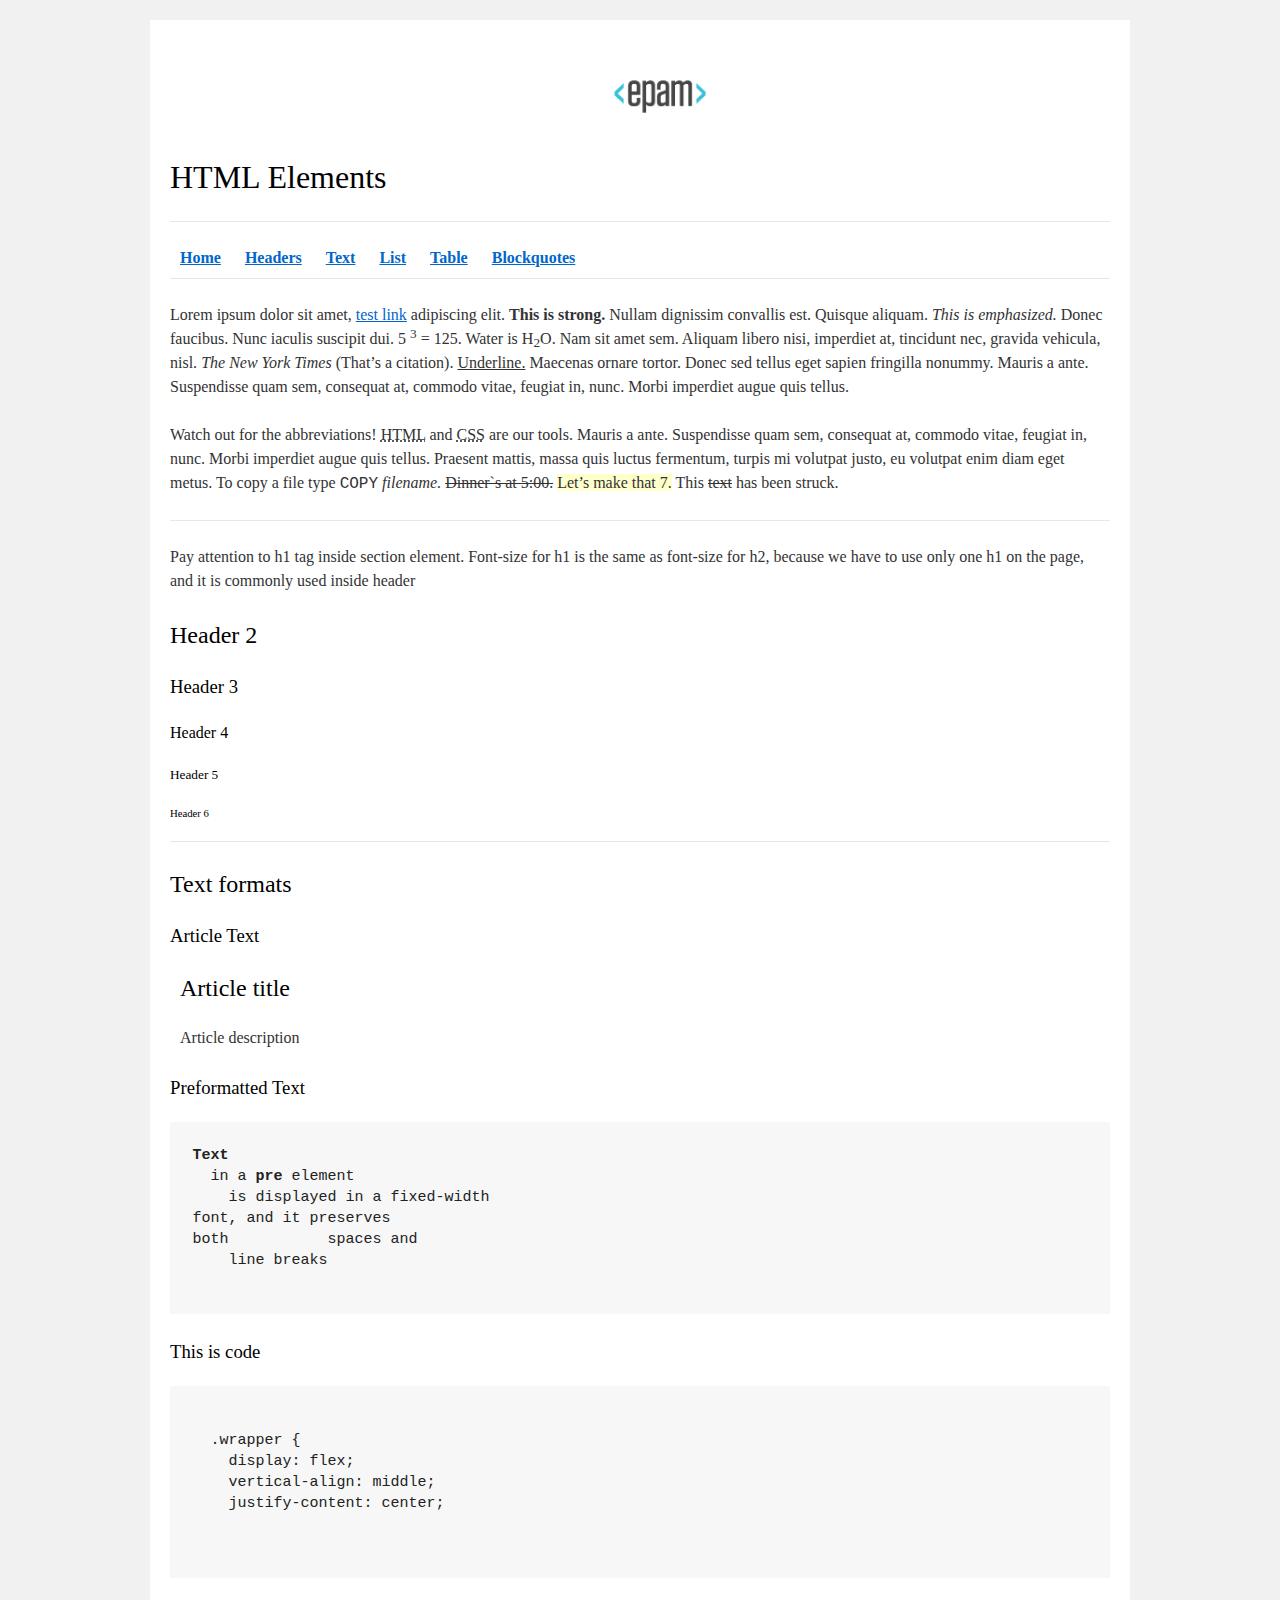
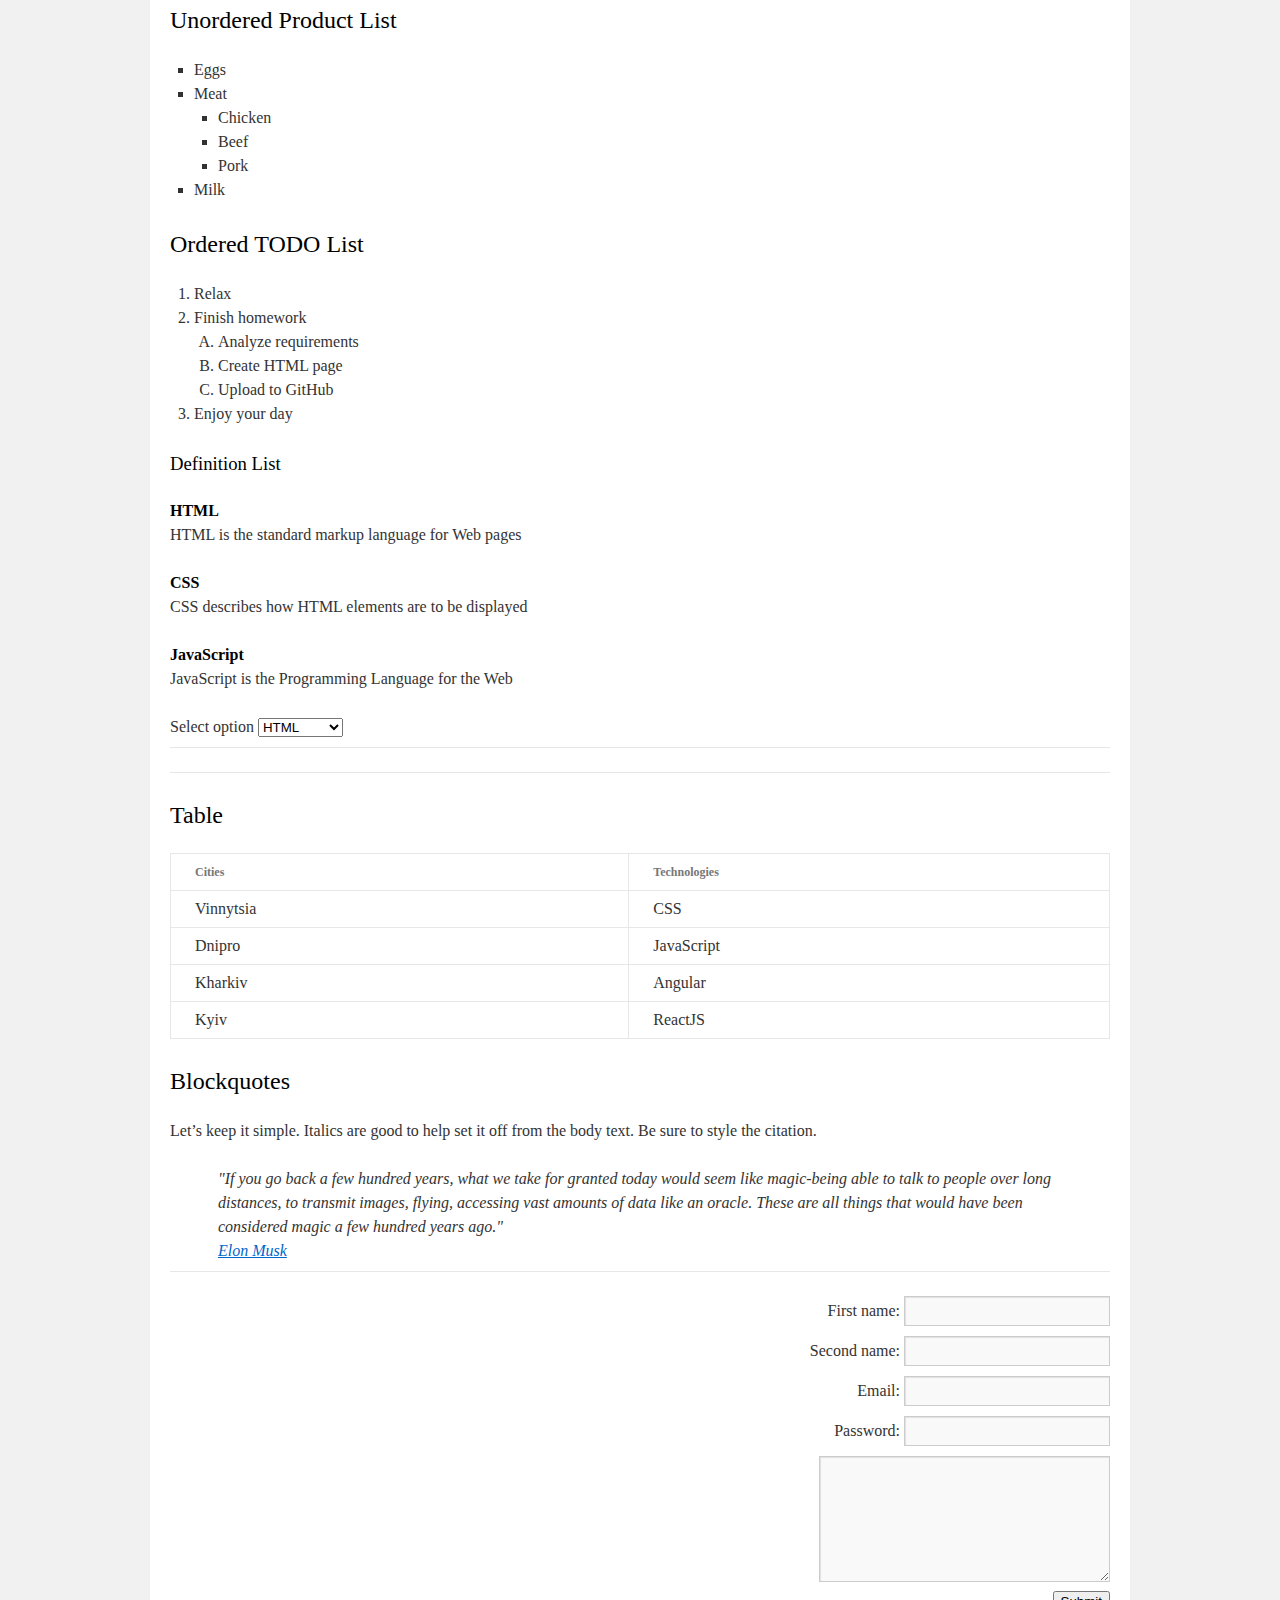
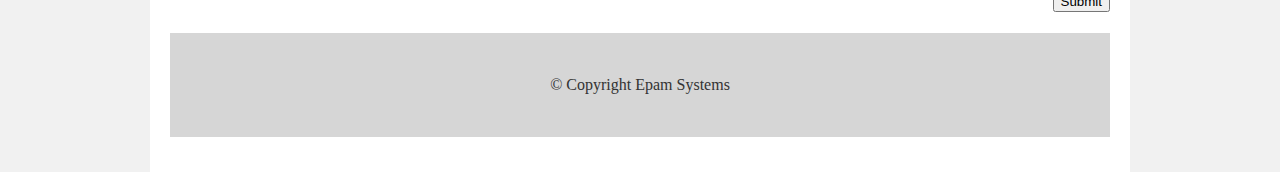
<file: FL11_HW1/homework/index.html>
<!DOCTYPE html>
<html lang="en">

<head>
    <meta charset="utf-8">
    <title>HTML Basics</title>
    <link rel="stylesheet" href="style.css">
</head>

<body>
<div id="wrapper">
    <div id="main">
        <div id="container">
            <div id="content" role="main">

                <header>
                    <img src="./logo.png" alt="epam-logo"/>
                    <h1>HTML Elements</h1>
                    <hr>
                    <nav>
                        <a href="#home"><strong>Home</strong></a>
                        <a href="#headers"><strong>Headers</strong></a>
                        <a href="#text"><strong>Text</strong></a>
                        <a href="#list"><strong>List</strong></a>
                        <a href="#table"><strong>Table</strong></a>
                        <a href="#blockquotes"><strong>Blockquotes</strong></a>
                    </nav>
                    <hr>
                </header>
                <div id="home">
                    <p>
                        Lorem ipsum dolor sit amet,
                        <a href="#">test link</a>
                        adipiscing elit.
                        <strong>This is strong.</strong>
                        Nullam dignissim convallis est. Quisque aliquam.
                        <em>This is emphasized.</em>
                        Donec faucibus. Nunc iaculis suscipit dui. 5 <sup>3</sup> = 125.
                        Water is H<sub>2</sub>O.
                        Nam sit amet sem. Aliquam libero nisi, imperdiet at, tincidunt nec, gravida vehicula, nisl.
                        <cite>The New York Times</cite>
                        (That&#8217;s a citation).
                        <u>Underline.</u>
                        Maecenas ornare tortor. Donec sed tellus eget sapien fringilla nonummy. Mauris a ante.
                        Suspendisse quam sem, consequat at, commodo vitae, feugiat in, nunc. Morbi imperdiet augue quis
                        tellus.
                    </p>
                    <p>
                        Watch out for the abbreviations!
                        <abbr title="Hyper Text Markup Language">HTML</abbr>
                        and
                        <abbr title="Cascading Style Sheets">CSS</abbr>
                        are our tools. Mauris a ante. Suspendisse quam sem, consequat at, commodo vitae, feugiat in,
                        nunc. Morbi imperdiet augue quis tellus. Praesent mattis, massa quis luctus fermentum, turpis mi
                        volutpat justo, eu volutpat enim diam eget metus. To copy a file type
                        <samp>COPY</samp>
                        <em>filename.</em>
                        <del>Dinner`s at 5:00.</del>
                        <ins>Let&#8217;s make that 7.</ins>
                        This
                        <del>text</del>
                        has been struck.
                    </p>
                    <hr>
                </div>
                <section id="headers">
                    <p>
                        Pay attention to h1 tag inside section element. Font-size for h1 is the same as font-size for
                        h2,
                        because we have to use only one h1 on the page, and it is commonly used inside header
                    </p>
                    <h2>Header 2</h2>
                    <h3>Header 3</h3>
                    <h4>Header 4</h4>
                    <h5>Header 5</h5>
                    <h6>Header 6</h6>
                    <hr>
                </section>
                <section id="text">
                    <h2>Text formats</h2>
                    <h3>Article Text</h3>
                    <article>
                        <h2>Article title</h2>
                        <p>Article description</p>
                    </article>
                    <h3>Preformatted Text</h3>
                    <pre><b>Text</b>
  in a <b>pre</b> element
    is displayed in a fixed-width
font, and it preserves
both           spaces and
    line breaks
            </pre>
                    <h3>This is code</h3>
                    <pre>

  .wrapper {
    display: flex;
    vertical-align: middle;
    justify-content: center;

            </pre>
                </section>
                <section id="list">
                    <h2>Unordered Product List</h2>
                    <ul>
                        <li>Eggs</li>
                        <li>Meat
                            <ul>
                                <li>Chicken</li>
                                <li>Beef</li>
                                <li>Pork</li>
                            </ul>
                        </li>
                        <li>Milk</li>
                    </ul>
                    <h2>Ordered TODO List</h2>
                    <ol>
                        <li>Relax</li>
                        <li>Finish homework
                            <ol>
                                <li>Analyze requirements</li>
                                <li>Create HTML page</li>
                                <li>Upload to GitHub</li>
                            </ol>
                        </li>
                        <li>Enjoy your day</li>
                    </ol>
                    <h3>Definition List</h3>
                    <dl>
                        <dt>HTML</dt>
                        <dd>HTML is the standard markup language for Web pages</dd>
                        <dt>CSS</dt>
                        <dd>CSS describes how HTML elements are to be displayed</dd>
                        <dt>JavaScript</dt>
                        <dd>JavaScript is the Programming Language for the Web</dd>
                    </dl>
                    <label>
                        Select option
                        <select name="select">
                            <option value="HTML">HTML</option>
                            <option value="CSS">CSS</option>
                            <option value="JavaScript">JavaScript</option>
                        </select>
                    </label>
                    <hr>
                </section>
                <section id="table">
                    <hr>
                    <h2>Table</h2>
                    <table>
                        <thead>
                        <tr>
                            <th>Cities</th>
                            <th>Technologies</th>
                        </tr>
                        </thead>
                        <tbody>
                        <tr>
                            <td>Vinnytsia</td>
                            <td>CSS</td>
                        </tr>
                        <tr>
                            <td>Dnipro</td>
                            <td>JavaScript</td>
                        </tr>
                        <tr>
                            <td>Kharkiv</td>
                            <td>Angular</td>
                        </tr>
                        <tr>
                            <td>Kyiv</td>
                            <td>ReactJS</td>
                        </tr>
                        </tbody>
                    </table>
                </section>
                <section id="blockquotes">
                    <h2>Blockquotes</h2>
                    <p>Let&#8217;s keep it simple. Italics are good to help set it off from the body text. Be sure to
                        style the citation.</p>
                    <blockquote>
                        "If you go back a few hundred years, what we take for granted today would seem like magic-being
                        able
                        to talk to people over long distances, to transmit images, flying, accessing vast amounts of
                        data
                        like an oracle. These are all things that would have been considered magic a few hundred years
                        ago."
                        <br>
                        <a href="#" rel="author">Elon Musk</a>
                    </blockquote>
                    <hr>
                </section>
                <div>
                    <form>
                        <div>
                            <label>
                                First name:
                                <input type="text" name="username"/>
                            </label>
                        </div>
                        <div>
                            <label>
                                Second name:
                                <input type="text" name="username"/>
                            </label>
                        </div>
                        <div>
                            <label>
                                Email:
                                <input type="email" name="username"/>
                            </label>
                        </div>
                        <div>
                            <label>
                                Password:
                                <input type="password" name="username"/>
                            </label>
                        </div>
                        <div>
                            <label>
                                <textarea cols="30" rows="5"></textarea>
                            </label>
                        </div>
                        <button type="submit">Submit</button>
                    </form>
                </div>

                <footer>
                    &#169; Copyright Epam Systems
                </footer>
            </div>
        </div>
    </div>
</div>
</body>

</html>
</file>
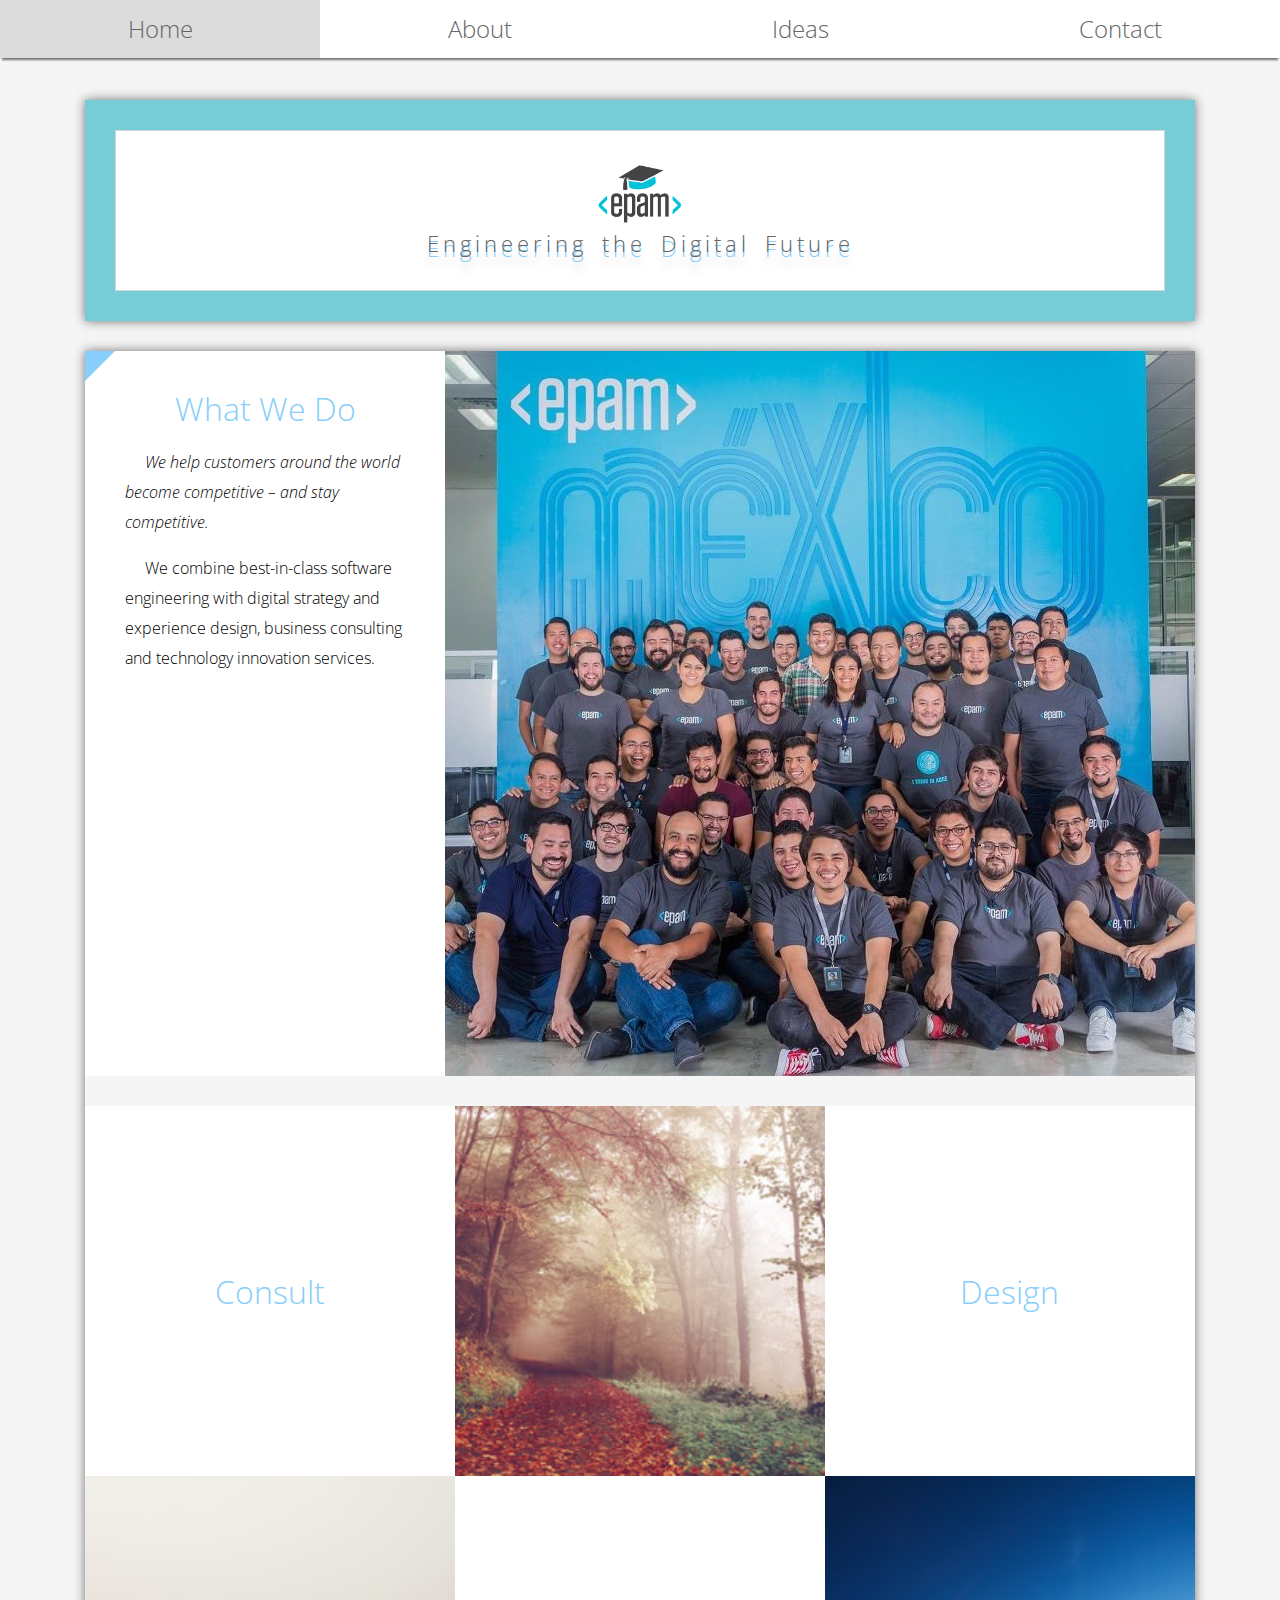
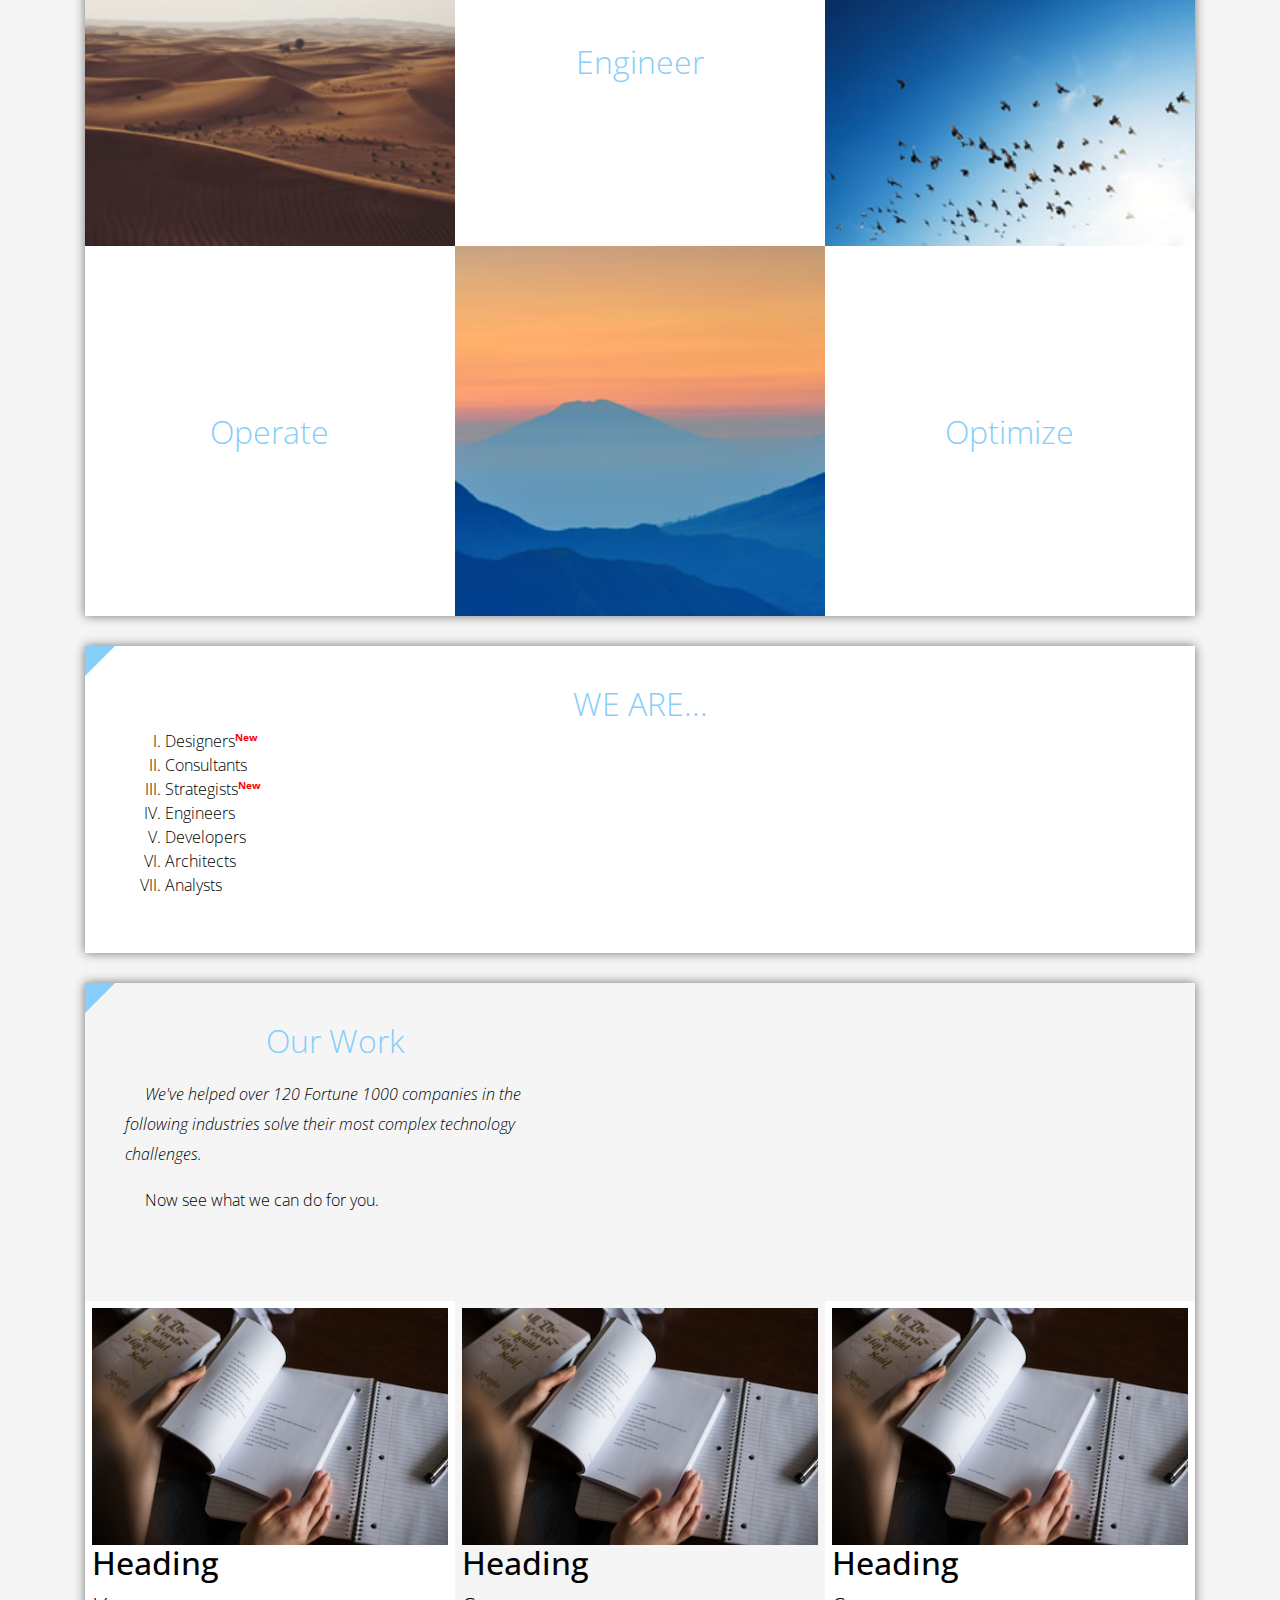
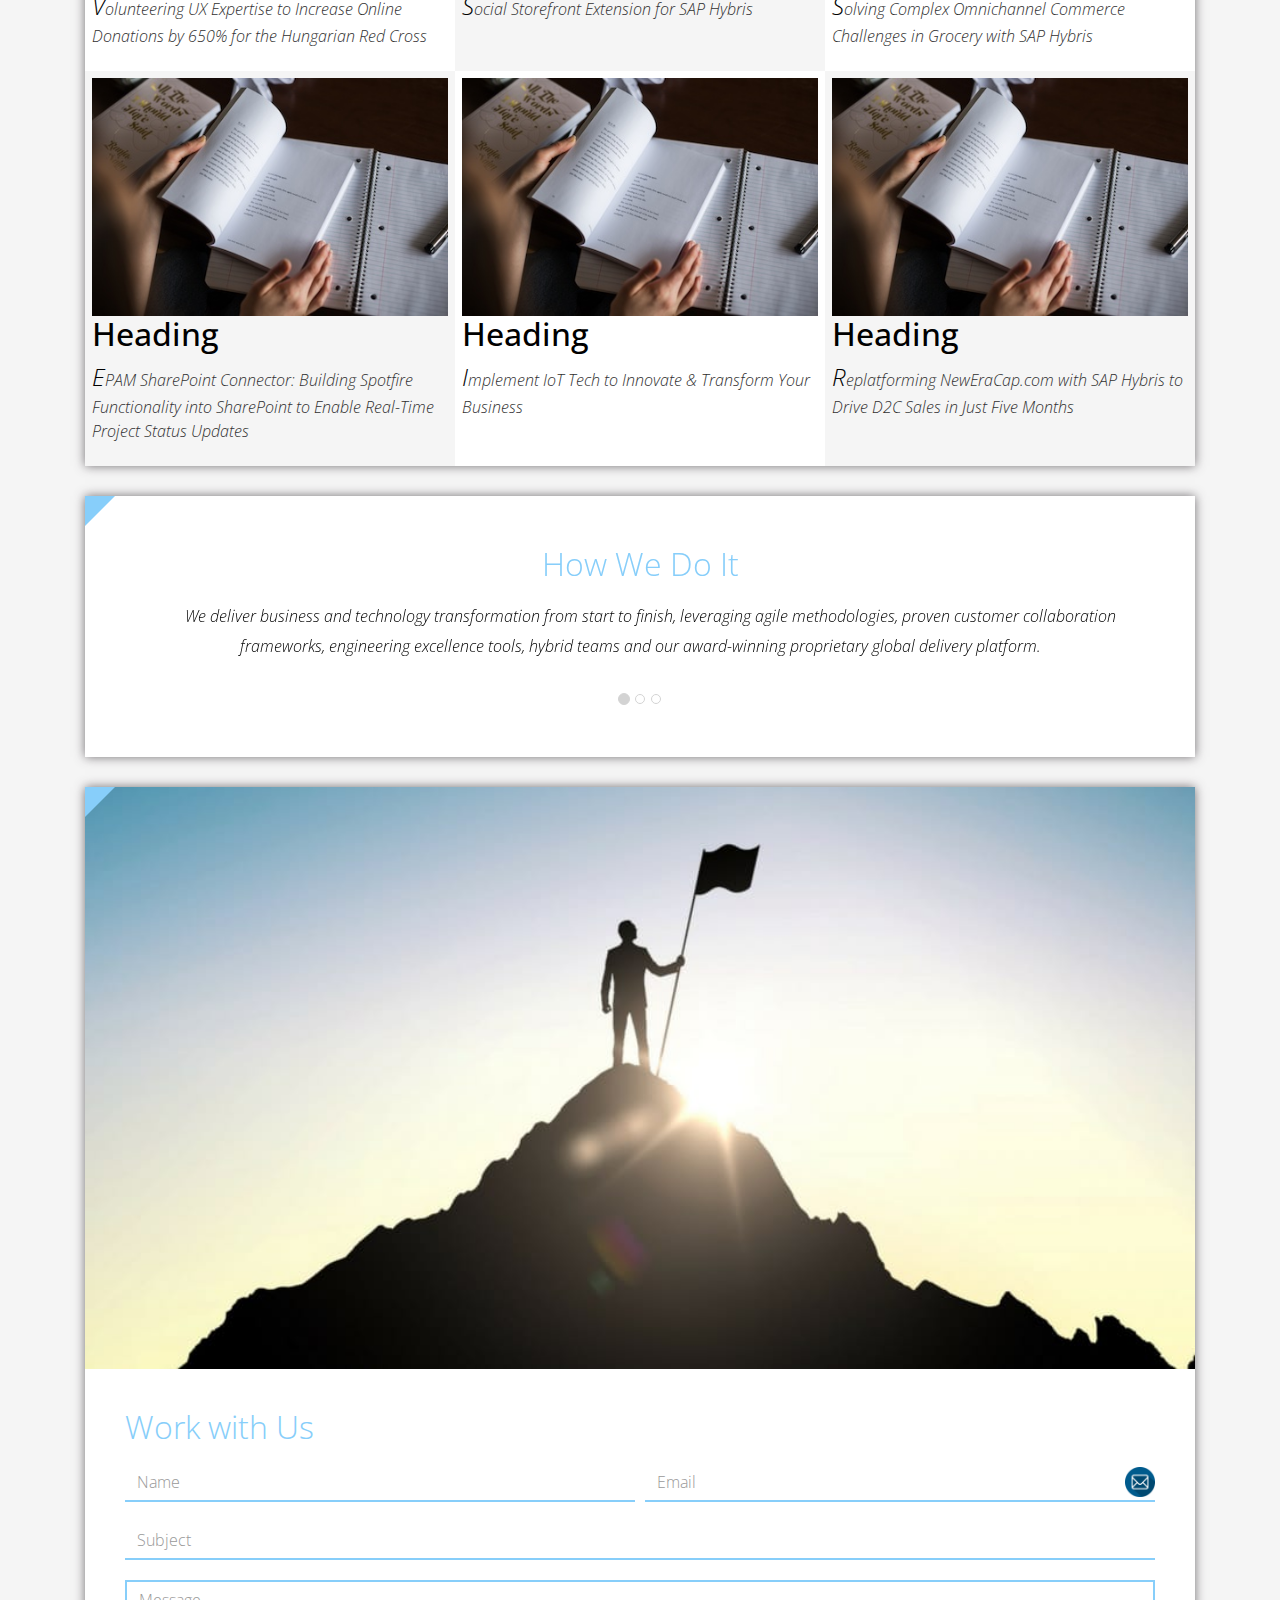
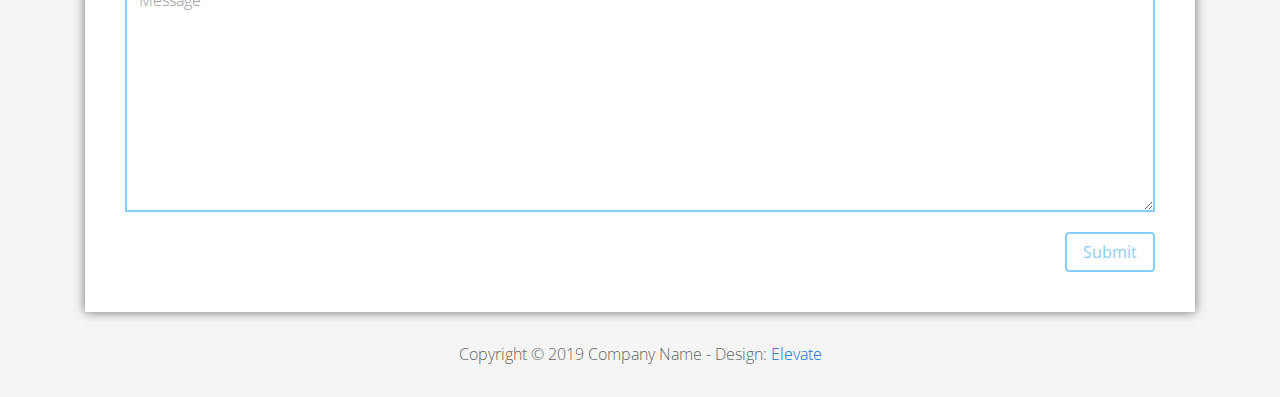
<file: FL11_HW2/homework/index.html>
<!DOCTYPE html>
<html lang="en">
<head>
  <meta charset="utf-8">
  <meta http-equiv="X-UA-Compatible" content="IE=edge">
  <meta name="viewport" content="width=device-width, initial-scale=1">

  <title>CSS Basics HW</title>



  <!-- load stylesheets -->
  <link rel="stylesheet" href="http://fonts.googleapis.com/css?family=Open+Sans:300,400">
  <!-- Google web font "Open Sans" -->
  <link rel="stylesheet" href="css/bootstrap.min.css">
  <!-- Bootstrap style -->
  <link rel="stylesheet" href="css/general.css">
  <link rel="stylesheet" href="css/style.css">
  <!-- Templatemo style -->
</head>

<body>
<div class="container">

  <div class="tm-sidebar">
    <nav class="tm-main-nav">
      <ul>
        <li class="tm-nav-item"><a href="#home" class="tm-nav-item-link">Home</a></li>
        <li class="tm-nav-item"><a href="#about" class="tm-nav-item-link">About</a></li>
        <li class="tm-nav-item"><a href="#ideas" class="tm-nav-item-link">Ideas</a></li>
        <li class="tm-nav-item"><a href="#contact" class="tm-nav-item-link">Contact</a></li>
      </ul>
    </nav>
  </div>

  <div class="tm-main-content">

    <div id="home" class="tm-content-box tm-content-header margin-b-10">
      <div class="tm-banner">
        <div class="tm-banner-inner">
          <img src="img/epam_logo.png" width="100" alt="">
          <p class="tm-banner-text">Engineering the Digital Future</p>
        </div>
      </div>
    </div>

    <section>
      <div class="tm-content-box flex-2-col">

        <div class="padding-medium flex-item tm-team-description-container flex-item">
          <h2 class="tm-section-title">What We Do</h2>
          <p class="tm-section-description">We help customers around the world become competitive – and stay competitive.</p>
          <p class="tm-section-description"> We combine best-in-class software engineering with digital strategy and experience design, business consulting and technology innovation services.</p>
        </div>
        <div class="flex-item tm-team-img">
          <img src="img/epam-mexico.jpg" alt="epam-mexico">
        </div>

      </div>

      <div id="about" class="tm-content-box">

        <ul class="boxes gallery-container">
          <li class="box box-bg">
            <h2 class="tm-section-title tm-section-title-box tm-box-bg-title">Consult</h2>
          </li>
          <li class="box">
            <a href="img/idea-large-01.jpg">
              <img src="img/idea-01.jpg" alt="Image" class="img-fluid thumbnail box-img">
            </a>
          </li>
          <li class="box box-bg">
            <h2 class="tm-section-title tm-section-title-box tm-box-bg-title">Design</h2>
          </li>
          <li class="box">
            <a href="img/idea-large-02.jpg">
              <img src="img/idea-02.jpg" alt="Image" class="img-fluid thumbnail box-img">
            </a>
          </li>
          <li class="box box-bg">
            <h2 class="tm-section-title tm-section-title-box tm-box-bg-title">Engineer</h2>
          </li>
          <li class="box">
            <a href="img/idea-large-03.jpg">
              <img src="img/idea-03.jpg" alt="Image" class="img-fluid thumbnail box-img">
            </a>
          </li>
          <li class="box box-bg">
            <h2 class="tm-section-title tm-section-title-box tm-box-bg-title">Operate</h2>
          </li>
          <li class="box">
            <a href="img/idea-large-04.jpg">
              <img src="img/idea-04.jpg" alt="Image" class="img-fluid thumbnail box-img">
            </a>
          </li>
          <li class="box box-bg">
            <h2 class="tm-section-title tm-section-title-box tm-box-bg-title">Optimize</h2>
          </li>
        </ul>

      </div>

    </section>

    <!-- slider -->
    <section class="heading tm-content-box">
      <div class="padding-medium">
        <h2> WE ARE...</h2>
        <ol>
          <li><a href="index.html" class="text">Designers</a></li>
          <li><a href="index.html">Consultants</a></li>
          <li><a href="#" class="text">Strategists</a></li>
          <li><a href="#">Engineers</a></li>
          <li><a href="#">Developers</a></li>
          <li><a href="#">Architects</a></li>
          <li><a href="#">Analysts</a></li>
        </ol>
      </div>
    </section>

    <section class="blocks">
      <div class="padding-medium flex-item tm-team-description-container">
        <h2 class="tm-section-title">Our Work</h2>
        <p class="tm-section-description">We've helped over 120 Fortune 1000 companies in the following industries solve their most complex technology challenges. </p>
        <p class="tm-section-description"> Now see what we can do for you.</p>
      </div>
      <div class="tm-content-box flex-2-col">
      </div>
      <div  class="tm-content-box">
        <ul class="boxes gallery-container">
          <li class="box box-work">
            <img src="img/study.jpeg" alt="Image" class="img-fluid">
            <div>
              <h2>Heading</h2>
              <p>Volunteering UX Expertise to Increase Online Donations by 650% for the Hungarian Red Cross</p>
            </div>
          </li>
          <li class="box box-work">
            <img src="img/study.jpeg" alt="Image" class="img-fluid">
            <div>
              <h2>Heading</h2>
              <p>Social Storefront Extension for SAP Hybris</p>
            </div>
          </li>
          <li class="box box-work">
            <img src="img/study.jpeg" alt="Image" class="img-fluid">
            <div>
              <h2>Heading</h2>
              <p>Solving Complex Omnichannel Commerce Challenges in Grocery with SAP Hybris</p>
            </div>
          </li>
          <li class="box box-work">
            <img src="img/study.jpeg" alt="Image" class="img-fluid">
            <div>
              <h2>Heading</h2>
              <p>EPAM SharePoint Connector: Building Spotfire Functionality into SharePoint to Enable Real-Time Project Status Updates</p>
            </div>
          </li>
          <li class="box box-work">
            <img src="img/study.jpeg" alt="Image" class="img-fluid">
            <div>
              <h2>Heading</h2>
              <p>Implement IoT Tech to Innovate &amp; Transform Your Business</p>
            </div>
          </li>
          <li class="box box-work">
            <img src="img/study.jpeg" alt="Image" class="img-fluid">
            <div>
              <h2>Heading</h2>
              <p>Replatforming NewEraCap.com with SAP Hybris to Drive D2C Sales in Just Five Months</p>
            </div>
          </li>
        </ul>

      </div>
    </section>

    <section id="ideas">
      <div id="tmCarousel" class="carousel slide tm-content-box" data-ride="carousel">

        <ol class="carousel-indicators">
          <li data-target="#tmCarousel" data-slide-to="0" class="active"></li>
          <li data-target="#tmCarousel" data-slide-to="1" class=""></li>
          <li data-target="#tmCarousel" data-slide-to="2" class=""></li>
        </ol>

        <div class="carousel-inner" role="listbox">

          <div class="carousel-item active">
            <div class="carousel-content">
              <div class="flex-item">
                <h2 class="tm-section-title">How We Do It</h2>
                <p class="tm-section-description carousel-description">We deliver business and technology transformation from start to finish, leveraging agile methodologies, proven customer collaboration frameworks, engineering excellence tools, hybrid teams and our award-winning proprietary global delivery platform.</p>
              </div>
            </div>
          </div>

          <div class="carousel-item">
            <div class="carousel-content">
              <div class="flex-item">
                <h2 class="tm-section-title">Our Clients</h2>
                <p class="tm-section-description carousel-description">Lorem ipsum dolor sit amet,
                  consectetur adipiscing elit. Quisque vel nisi pharetra nibh varius pharetra ac
                  sagittis nisi. Etiam pharetra vestibulum hendrerit. Pellentesque interdum metus
                  sed massa rutrum.</p>
              </div>
            </div>
          </div>

          <div class="carousel-item">
            <div class="carousel-content">
              <div class="flex-item">
                <h2 class="tm-section-title">Our Projects</h2>
                <p class="tm-section-description carousel-description">Donec ex libero, fringilla
                  vitae purus sit amet, rhoncus pharetra lorem. Pellentesque id sem id lacus
                  ultricies vehicula. Aliquam rutrum mi non. Pellentesque interdum metus sed massa
                  rutrum.</p>
              </div>
            </div>
          </div>

        </div>

      </div>
    </section>

    <section class="tm-content-box">
      <img src="img/contact-us.jpg" alt="Contact image" class="img-fluid img-contact-us">

      <div id="contact" class="padding-medium">
        <h2 class="tm-section-title">Work with Us</h2>
        <form action="#contact" method="get" class="contact-form">

          <div class="form-group col-xs-12 col-sm-12 col-md-6 col-lg-6 form-group-2-col-left">
            <input type="text" id="contact_name" name="contact_name" class="form-control"
                   placeholder="Name" required/>
          </div>
          <div class="form-group col-xs-12 col-sm-12 col-md-6 col-lg-6 form-group-2-col-right mandatory-field">
            <input type="email" id="contact_email" name="contact_email" class="form-control"
                   placeholder="Email" required/>
          </div>
          <div class="form-group">
            <input type="text" id="contact_subject" name="contact_subject" class="form-control"
                   placeholder="Subject" required/>
          </div>
          <div class="form-group">
            <textarea id="contact_message" name="contact_message" class="form-control" rows="9"
                      placeholder="Message" required></textarea>
          </div>

          <button type="submit" class="btn btn-primary submit-btn">Submit</button>

        </form>
      </div>
    </section>

    <footer class="tm-footer">
      <p class="text-xs-center">Copyright &copy; 2019 Company Name

        - Design: <a rel="nofollow" href="http://www.templatemo.com/tm-481-elevate"
                     target="_parent">Elevate</a></p>
    </footer>

  </div>

</div>

</body>
</html>
</file>
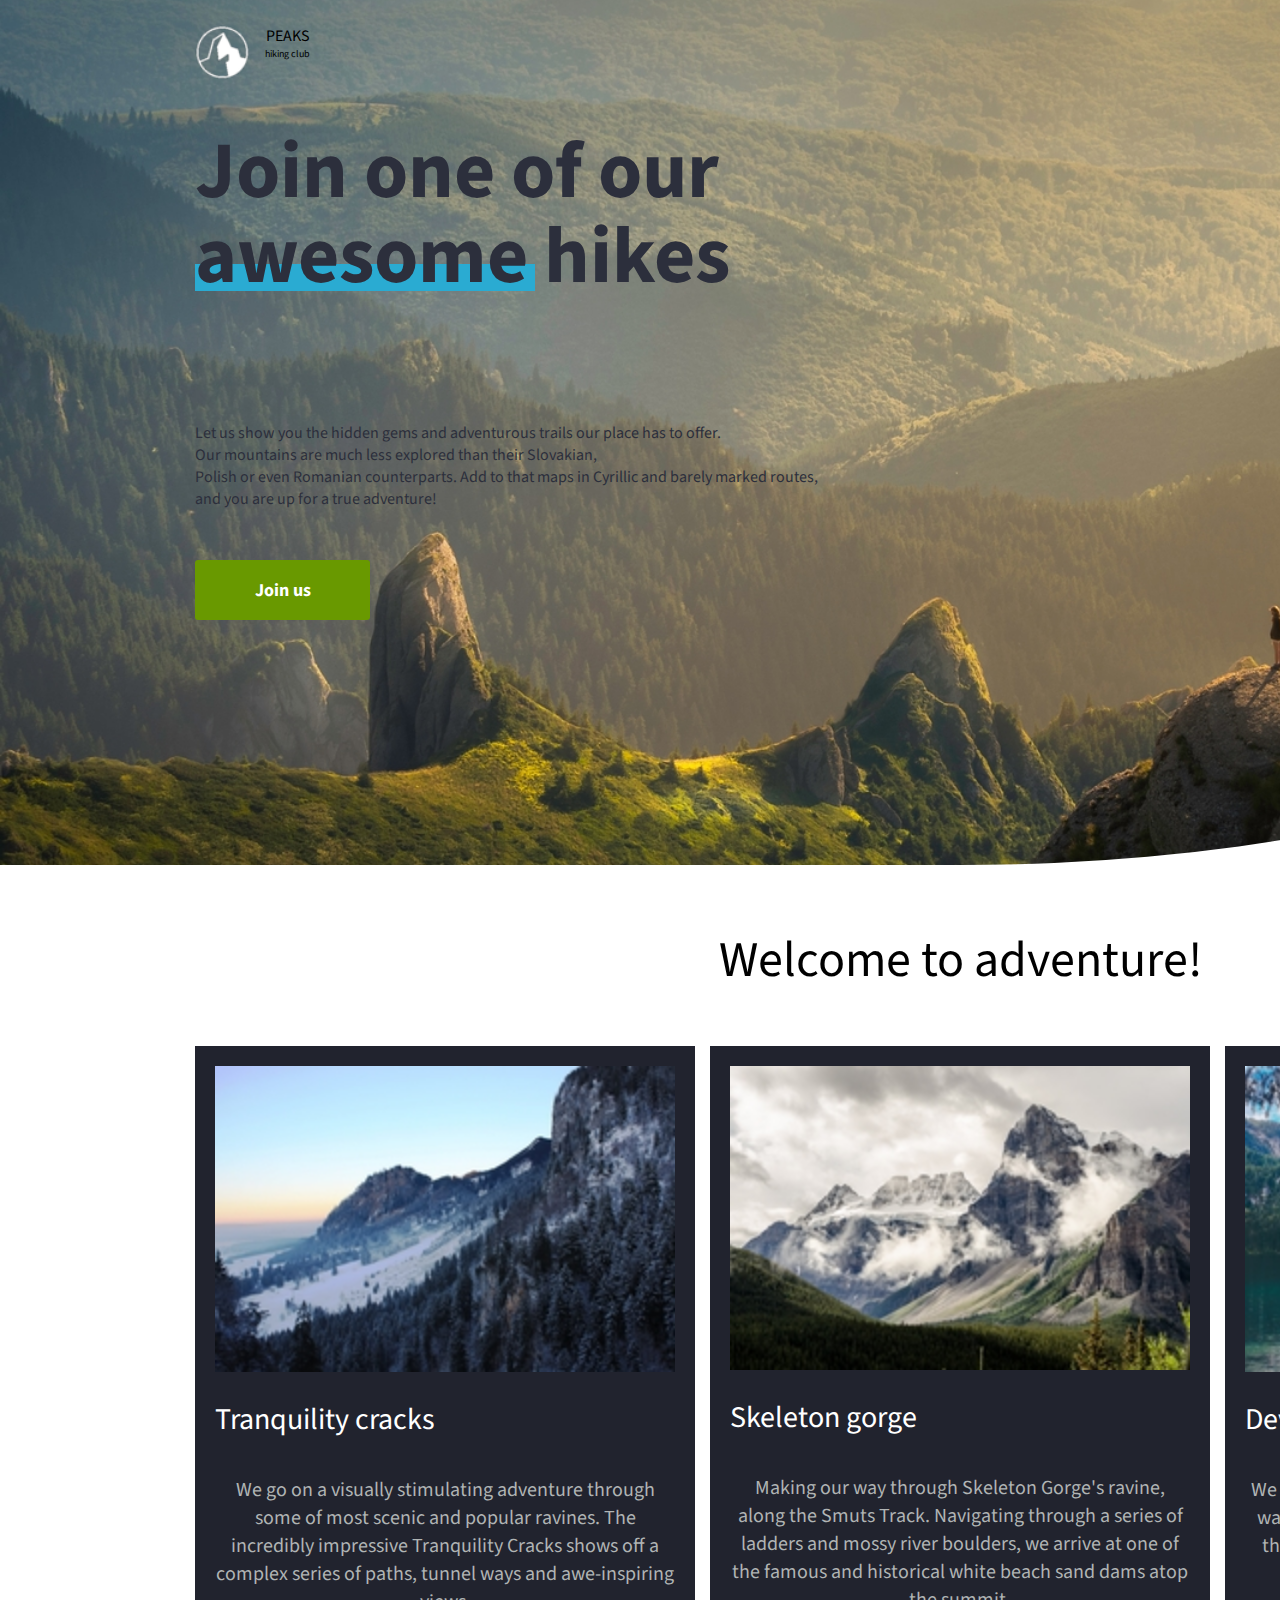
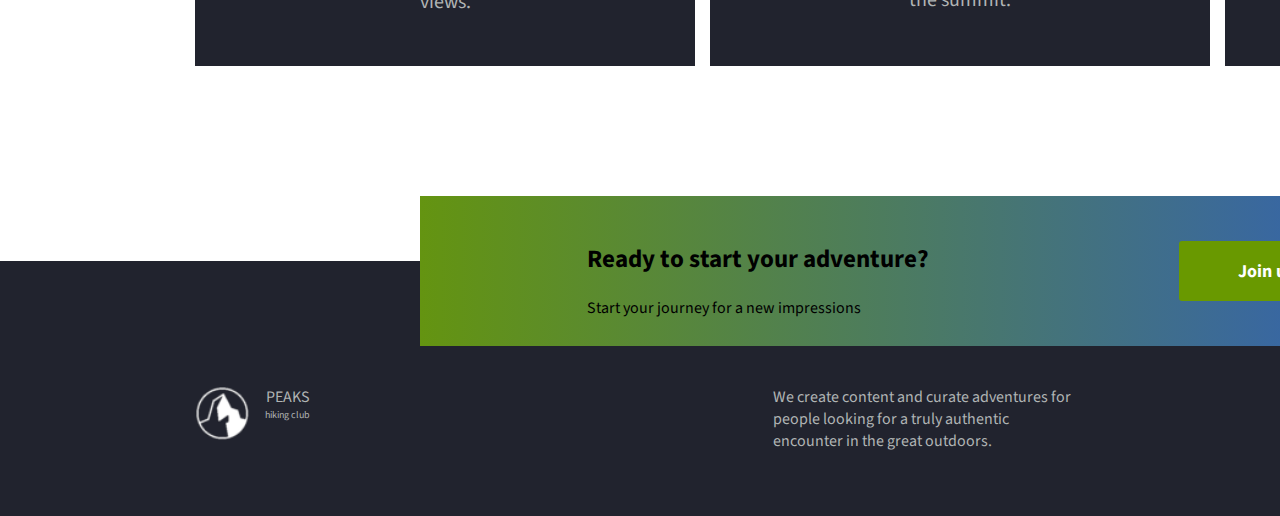
<file: FL11_HW3/homework/index.html>
<!DOCTYPE html>
<html lang="en">

  <head>
    <meta charset="UTF-8">
    <meta name="viewport" content="width=device-width, initial-scale=1.0">
    <meta http-equiv="X-UA-Compatible" content="ie=edge">
    <link href="https://fonts.googleapis.com/css?family=Hind:400,600%7CSource+Sans+Pro:400,600,700%7CFresca" rel="stylesheet"/>

    <!-- Styles should be switched here: -->

    <link rel="stylesheet" type="text/css" href="css/style1.css">
<!--     <link rel="stylesheet" type="text/css" href="css/style2.css">-->

    <title>PEAKS hiking club</title>
  </head>

  <body>
    <header class="header">
      <div class="header-wrap">
        <div class="landing-logo">
          <img src="img/m-logo.png" alt="logo" />
          <p>PEAKS<span>hiking club</span></p>
        </div>
        <p class="header_heading">
          Join one of our awesome hikes
        </p>
        <p class="header_text">
          Let us show you the hidden gems and adventurous trails our place has to offer.
          Our mountains are much less explored than their Slovakian,
          Polish or even Romanian counterparts. Add to that maps in Cyrillic and barely marked routes,
          and you are up for a true adventure!
        </p>
        <button class="header_button">Join us</button>
      </div>
    </header>
    <main class="section">
      <p class="section_text">
        Welcome to adventure!
      </p>
      <div class="section_card_wrap">
        <div class="section_card">
          <img class="section_card_img"
               src="img/m-1.jpg"
               alt="experts"/>
          <p class="section_card_heading">
            Tranquility cracks
            <span class="section_card_underline"></span>
          </p>
          <p class="section_card_text">
            We go on a visually stimulating adventure through some of most scenic and popular ravines.
            The incredibly impressive Tranquility Cracks shows off a complex series of paths, tunnel ways and awe-inspiring views.
          </p>
        </div>
        <div class="section_card">
          <img class="section_card_img"
               src="img/m-2.jpg"
               alt="content formats"/>
          <p class="section_card_heading">
            Skeleton gorge
            <span class="section_card_underline"></span>
          </p>
          <p class="section_card_text">
            Making our way through Skeleton Gorge's ravine, along the Smuts Track.
            Navigating through a series of ladders and mossy river boulders, we arrive at one of the famous and historical white beach sand dams atop the summit.
          </p>
        </div>
        <div class="section_card">
          <img class="section_card_img"
               src="img/m-3.jpg"
               alt="certificate"/>
          <p class="section_card_heading">
            Devils peak
            <span class="section_card_underline"></span>
          </p>
          <p class="section_card_text">
            We commence at the base of the Tafelberg start point walking the contour.
            With unique views and possibly the best vantage point to make out the entire Lion, lying below Table Mountain.
          </p>
        </div>
      </div>
      <div class="section_banner">
        <div class="section_banner_text_wrap">
          <p class="section_banner_heading">
            Ready to start your adventure?
          </p>
          <p class="section_banner_text">
            Start your journey for a new impressions
          </p>
        </div>
        <button class="section_banner_button">Join us</button>
      </div>
    </main>
    <footer class="footer">
      <div class="footer-wrap">
        <div class="footer_logo landing-logo">
          <img src="img/m-logo.png" alt="logo" />
          <p>PEAKS<span>hiking club</span></p>
        </div>
        <p class="footer_text">
          We create content  and curate adventures for  people looking for a truly authentic encounter in the great outdoors.
        </p>
        <span class="footer-cr">
          &copy; 2019 by PEAKS hiking club
        </span>
      </div>
    </footer>
  </body>

</html>
</file>
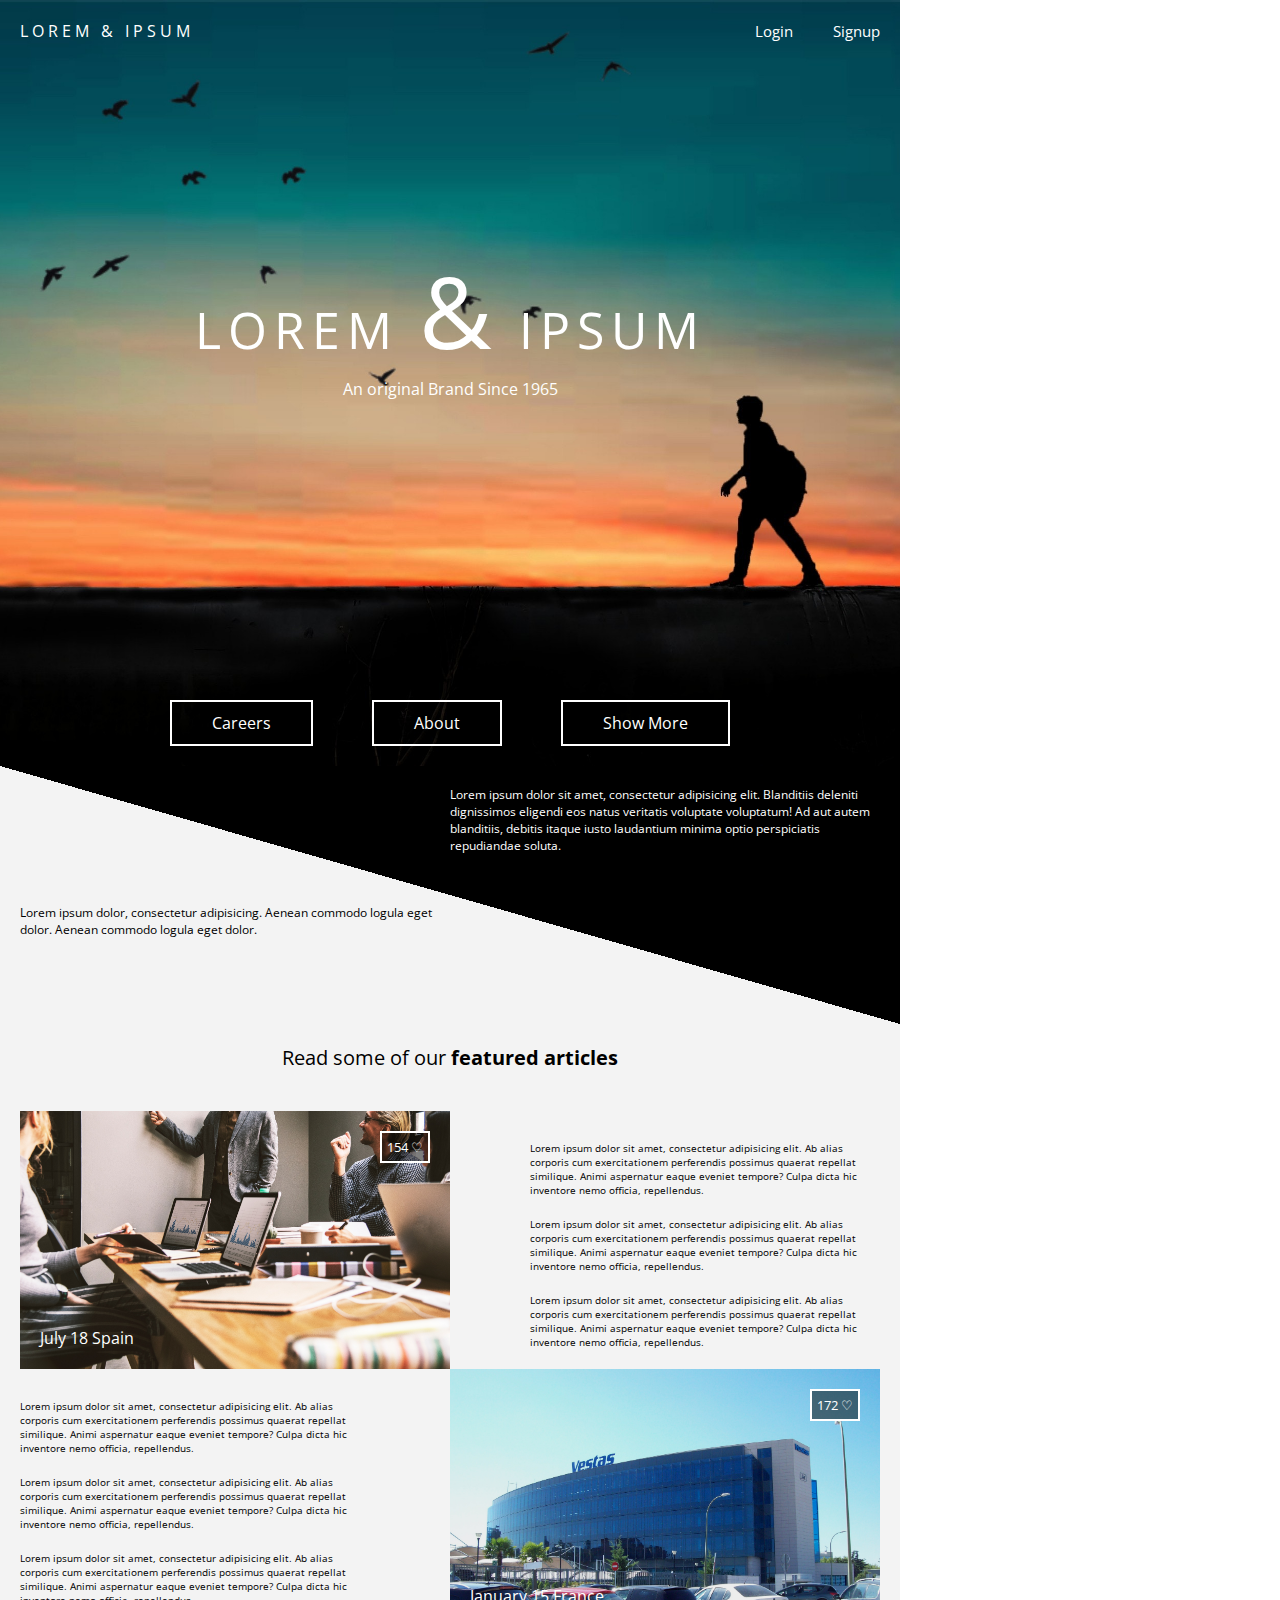
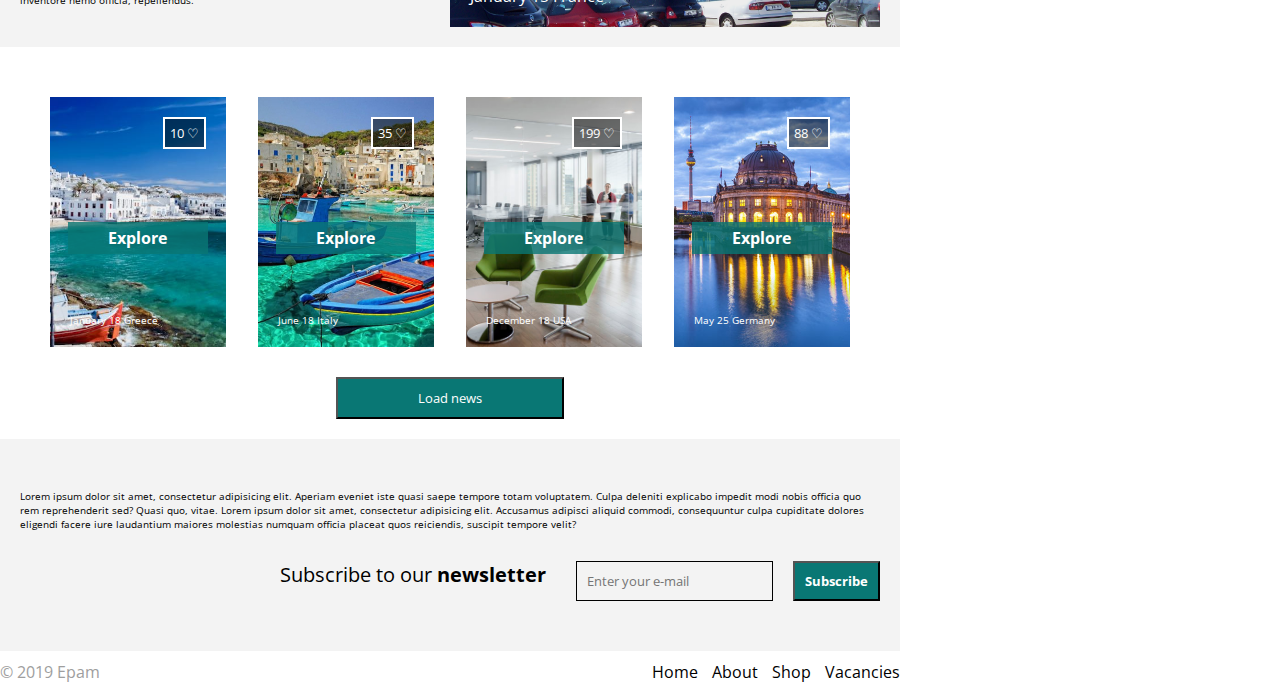
<file: FL11_HW4/homework/index.html>
<!doctype html>
<html lang="zxx">
<head>
    <meta charset="UTF-8">
    <link href="http://fonts.googleapis.com/css?family=Open+Sans" rel="stylesheet"/>
    <link rel="stylesheet" type="text/css" href="css/style.css">
    <title>Lorem & ipsum</title>
</head>
<body>
<header class="header">
    <div class="header_wrap">
        <div class="wrap_indent">
            <div class="flex_header">
                <p class="logo">LOREM & IPSUM</p>
                <div class="auth">
                    <button>Login</button>
                    <button>Signup</button>
                </div>
            </div>
            <p class="header_heading">LOREM <span>&</span> IPSUM</p>
            <p class="header_heading_text">An original Brand Since 1965</p>
            <nav class="navigation">
                <a href="#careers">Careers</a>
                <a href="#about">About</a>
                <a href="#show">Show More</a>
            </nav>
        </div>
    </div>
    <div class="header_text wrap_indent">
        <div class="header_text_right">
            <p class="header_text_right_text">
                Lorem ipsum dolor sit amet, consectetur adipisicing elit. Blanditiis deleniti dignissimos eligendi eos
                natus veritatis voluptate voluptatum! Ad aut autem blanditiis, debitis itaque iusto laudantium minima
                optio perspiciatis repudiandae soluta.
            </p>
        </div>
        <div class="header_text_left">
            <p class="header_text_left_text">
                Lorem ipsum dolor, consectetur adipisicing. Aenean commodo logula eget dolor. Aenean commodo logula eget
                dolor.
            </p>
        </div>
    </div>
</header>

<main class="section">
    <div class="wrap_indent">
        <p class="section_header">Read some of our <span>featured articles</span></p>
        <div class="section_wrap" id="careers">
            <div class="sample sample1">
                <button>154 &#x2661;</button>
                <p class="sample_date">July 18 Spain</p>
            </div>
            <div class="section_text right">
                <div class="text_wrap">
                    <p>Lorem ipsum dolor sit amet, consectetur adipisicing elit. Ab alias corporis cum exercitationem
                        perferendis possimus quaerat repellat similique. Animi aspernatur eaque eveniet tempore? Culpa
                        dicta hic inventore nemo officia, repellendus.</p>
                    <p>Lorem ipsum dolor sit amet, consectetur adipisicing elit. Ab alias corporis cum exercitationem
                        perferendis possimus quaerat repellat similique. Animi aspernatur eaque eveniet tempore? Culpa
                        dicta hic inventore nemo officia, repellendus.</p>
                    <p>Lorem ipsum dolor sit amet, consectetur adipisicing elit. Ab alias corporis cum exercitationem
                        perferendis possimus quaerat repellat similique. Animi aspernatur eaque eveniet tempore? Culpa
                        dicta hic inventore nemo officia, repellendus.</p>
                </div>
            </div>

            <div class="section_text left">
                <div class="text_wrap">
                    <p>Lorem ipsum dolor sit amet, consectetur adipisicing elit. Ab alias corporis cum exercitationem
                        perferendis possimus quaerat repellat similique. Animi aspernatur eaque eveniet tempore? Culpa
                        dicta hic inventore nemo officia, repellendus.</p>
                    <p>Lorem ipsum dolor sit amet, consectetur adipisicing elit. Ab alias corporis cum exercitationem
                        perferendis possimus quaerat repellat similique. Animi aspernatur eaque eveniet tempore? Culpa
                        dicta hic inventore nemo officia, repellendus.</p>
                    <p>Lorem ipsum dolor sit amet, consectetur adipisicing elit. Ab alias corporis cum exercitationem
                        perferendis possimus quaerat repellat similique. Animi aspernatur eaque eveniet tempore? Culpa
                        dicta hic inventore nemo officia, repellendus.</p>
                </div>
            </div>
            <div class="sample sample2">
                <button>172 &#x2661;</button>
                <p class="sample_date">January 15 France</p>
            </div>
        </div>
    </div>
    <div class="cards_wrap wrap_indent" id="about">
        <div class="cards">
            <div class="card_item background1">
                <button>10 &#x2661;</button>
                <p class="card_name">Explore</p>
                <p class="card_date">January 18 Greece</p>
            </div>
            <div class="card_item background2">
                <button>35 &#x2661;</button>
                <p class="card_name">Explore</p>
                <p class="card_date">June 18 Italy</p>
            </div>
            <div class="card_item background3">
                <button>199 &#x2661;</button>
                <p class="card_name">Explore</p>
                <p class="card_date">December 18 USA</p>
            </div>
            <div class="card_item background4">
                <button>88 &#x2661;</button>
                <p class="card_name">Explore</p>
                <p class="card_date">May 25 Germany</p>
            </div>
        </div>
        <div class="btn_wrap">
            <button class="load_news_btn">Load news</button>
        </div>
    </div>
    <div class="pre_footer" id="show">
        <p class="pre_footer_text">Lorem ipsum dolor sit amet, consectetur adipisicing elit. Aperiam eveniet iste quasi
            saepe tempore totam voluptatem. Culpa deleniti explicabo impedit modi nobis officia quo rem reprehenderit
            sed? Quasi quo, vitae. Lorem ipsum dolor sit amet, consectetur adipisicing elit. Accusamus adipisci aliquid
            commodi, consequuntur culpa cupiditate dolores eligendi facere iure laudantium maiores molestias numquam
            officia placeat quos reiciendis, suscipit tempore velit?</p>
        <div class="subscribe">
            <p>Subscribe to our <span>newsletter</span></p>
            <input type="email" placeholder="Enter your e-mail">
            <button class="subscribe_btn">Subscribe</button>
        </div>
    </div>
</main>
<footer class="footer">
    <p>&#169; 2019 Epam</p>
    <nav class="footer_nav">
        <a href="#">Home</a>
        <a href="#">About</a>
        <a href="#">Shop</a>
        <a href="#">Vacancies</a>
    </nav>
</footer>

</body>
</html>
</file>
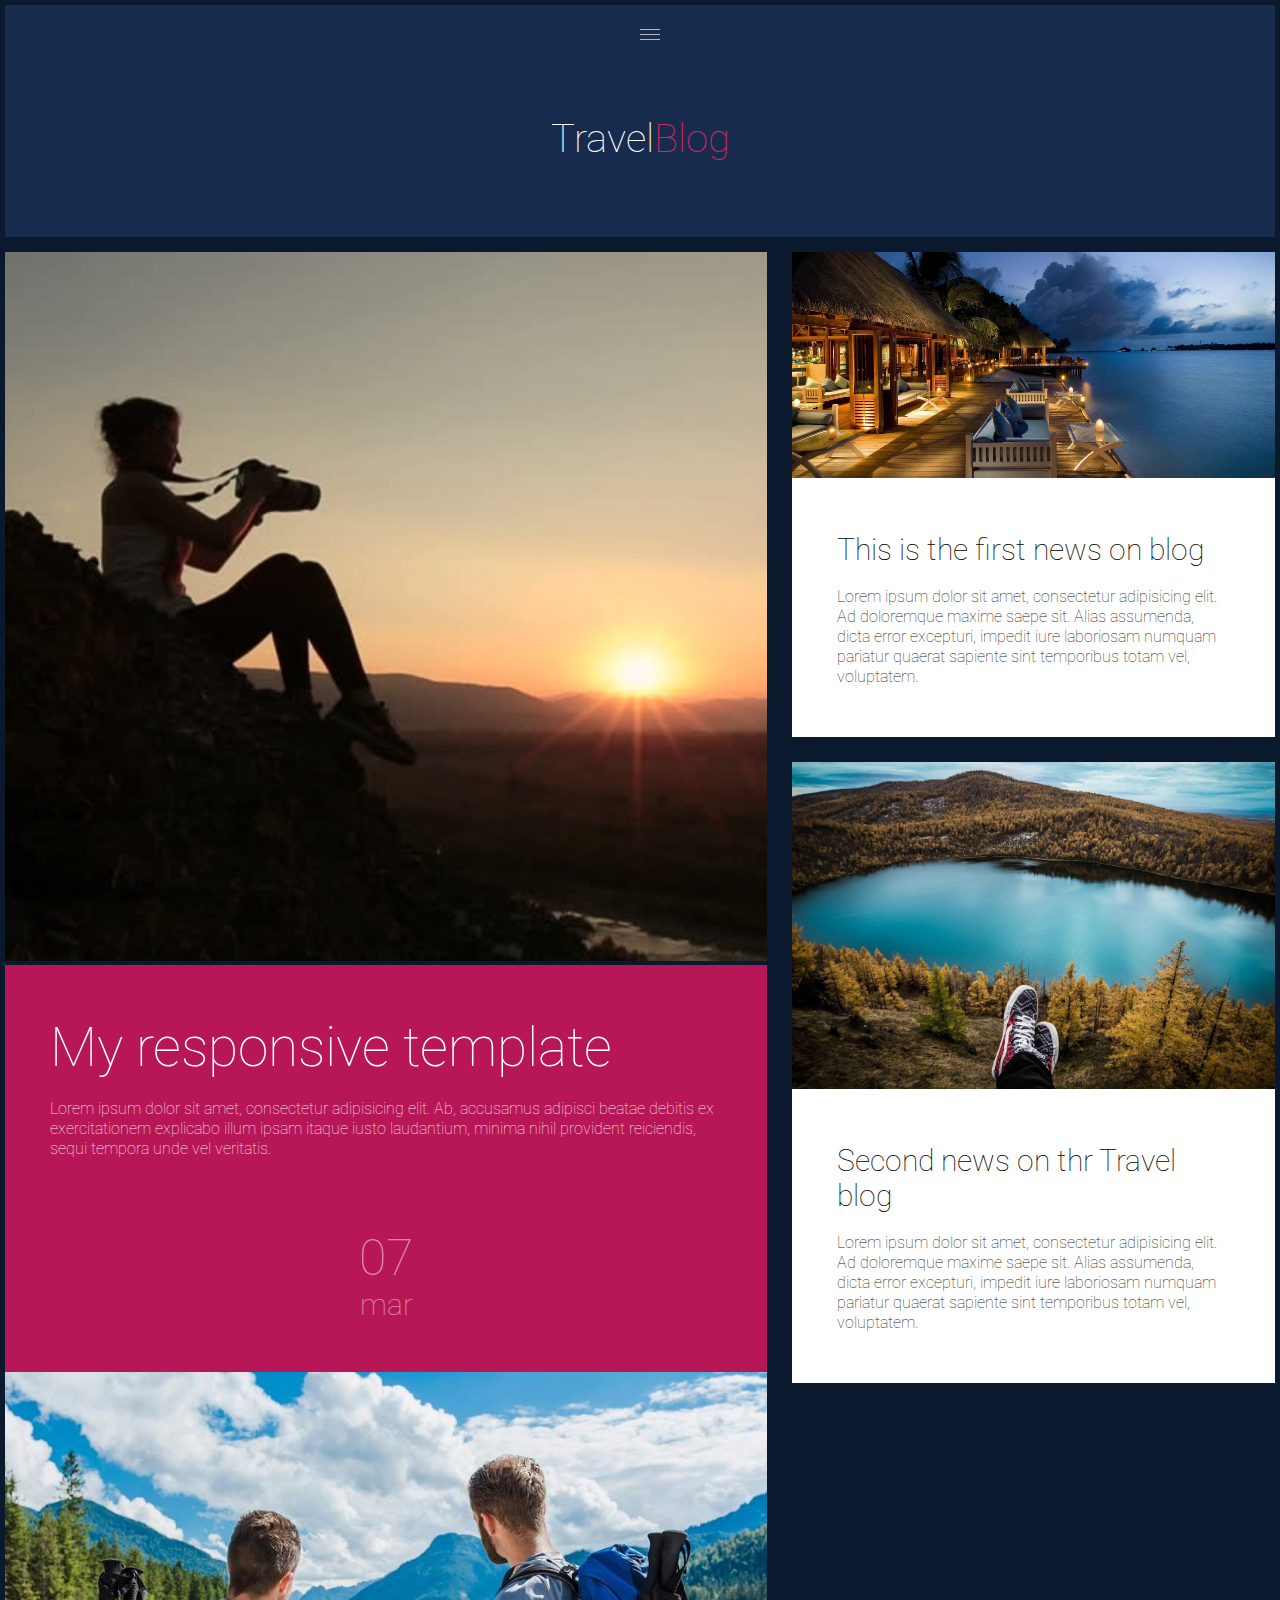
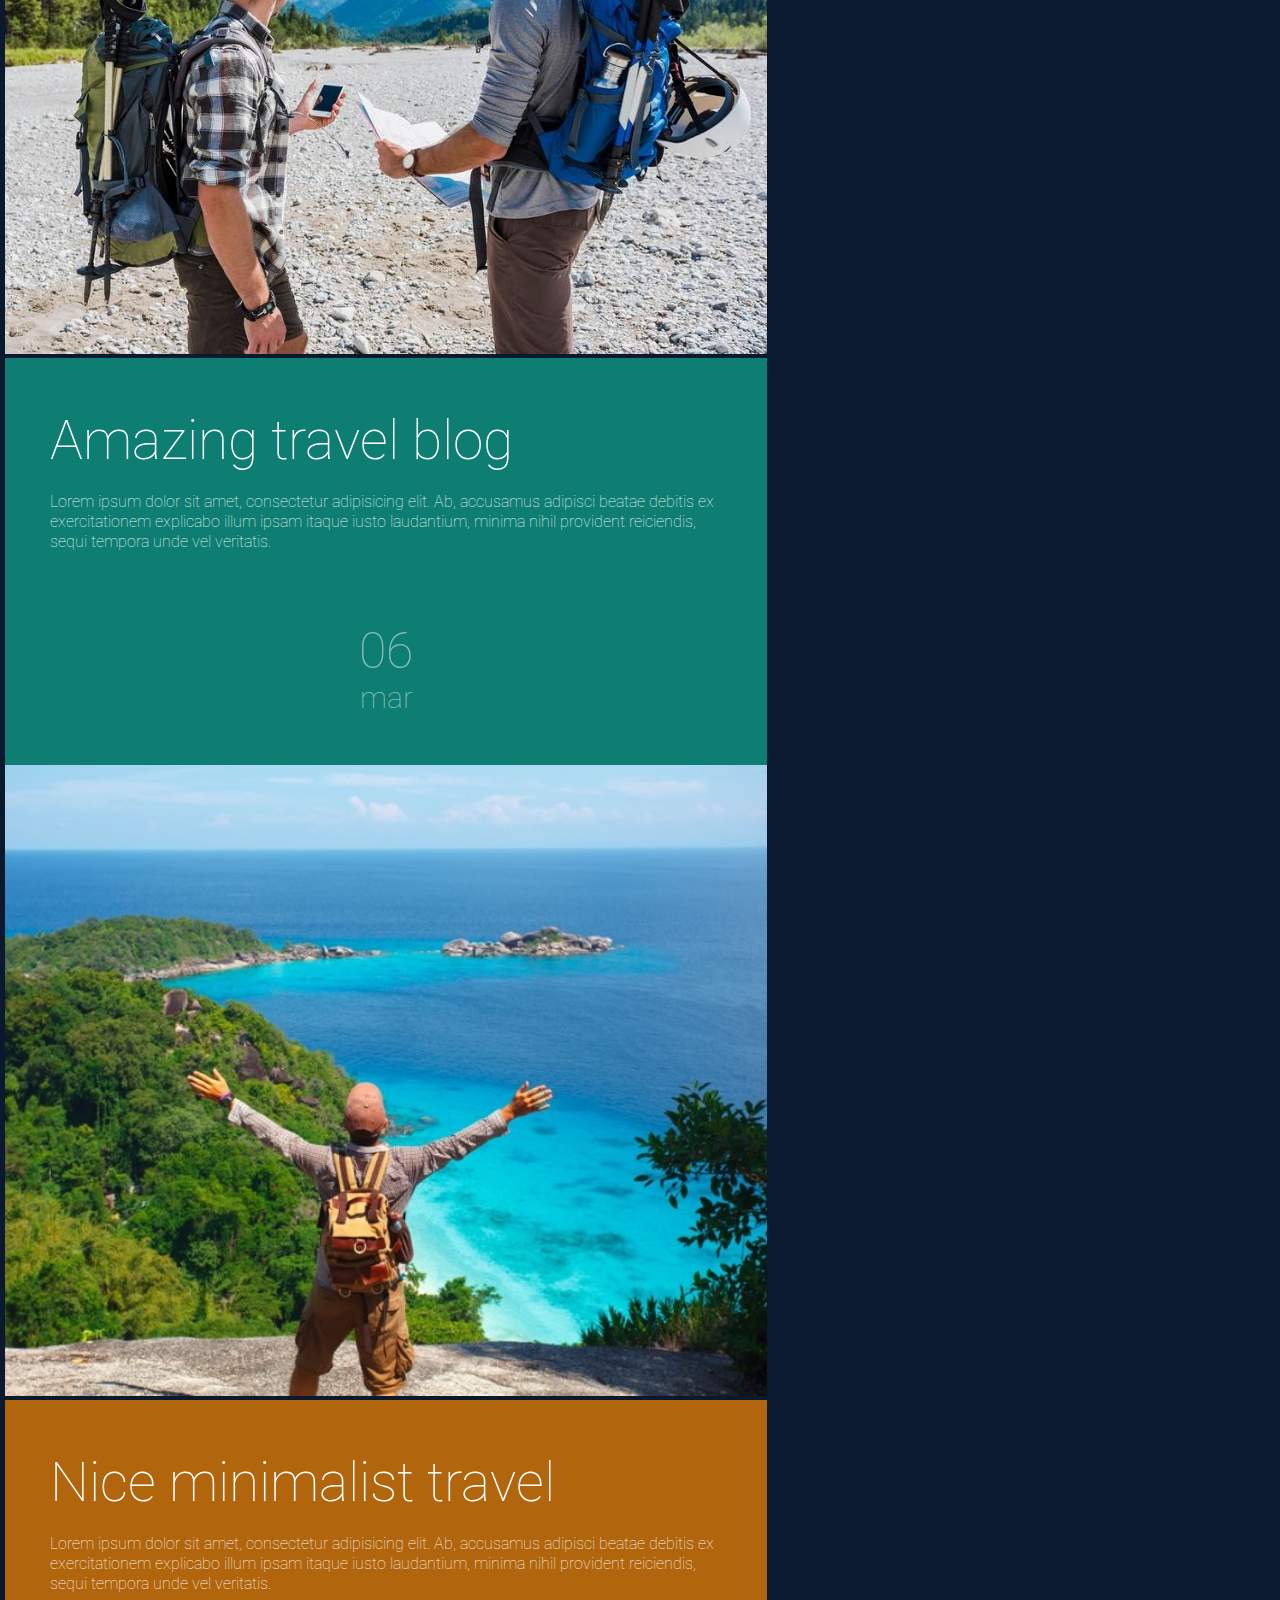
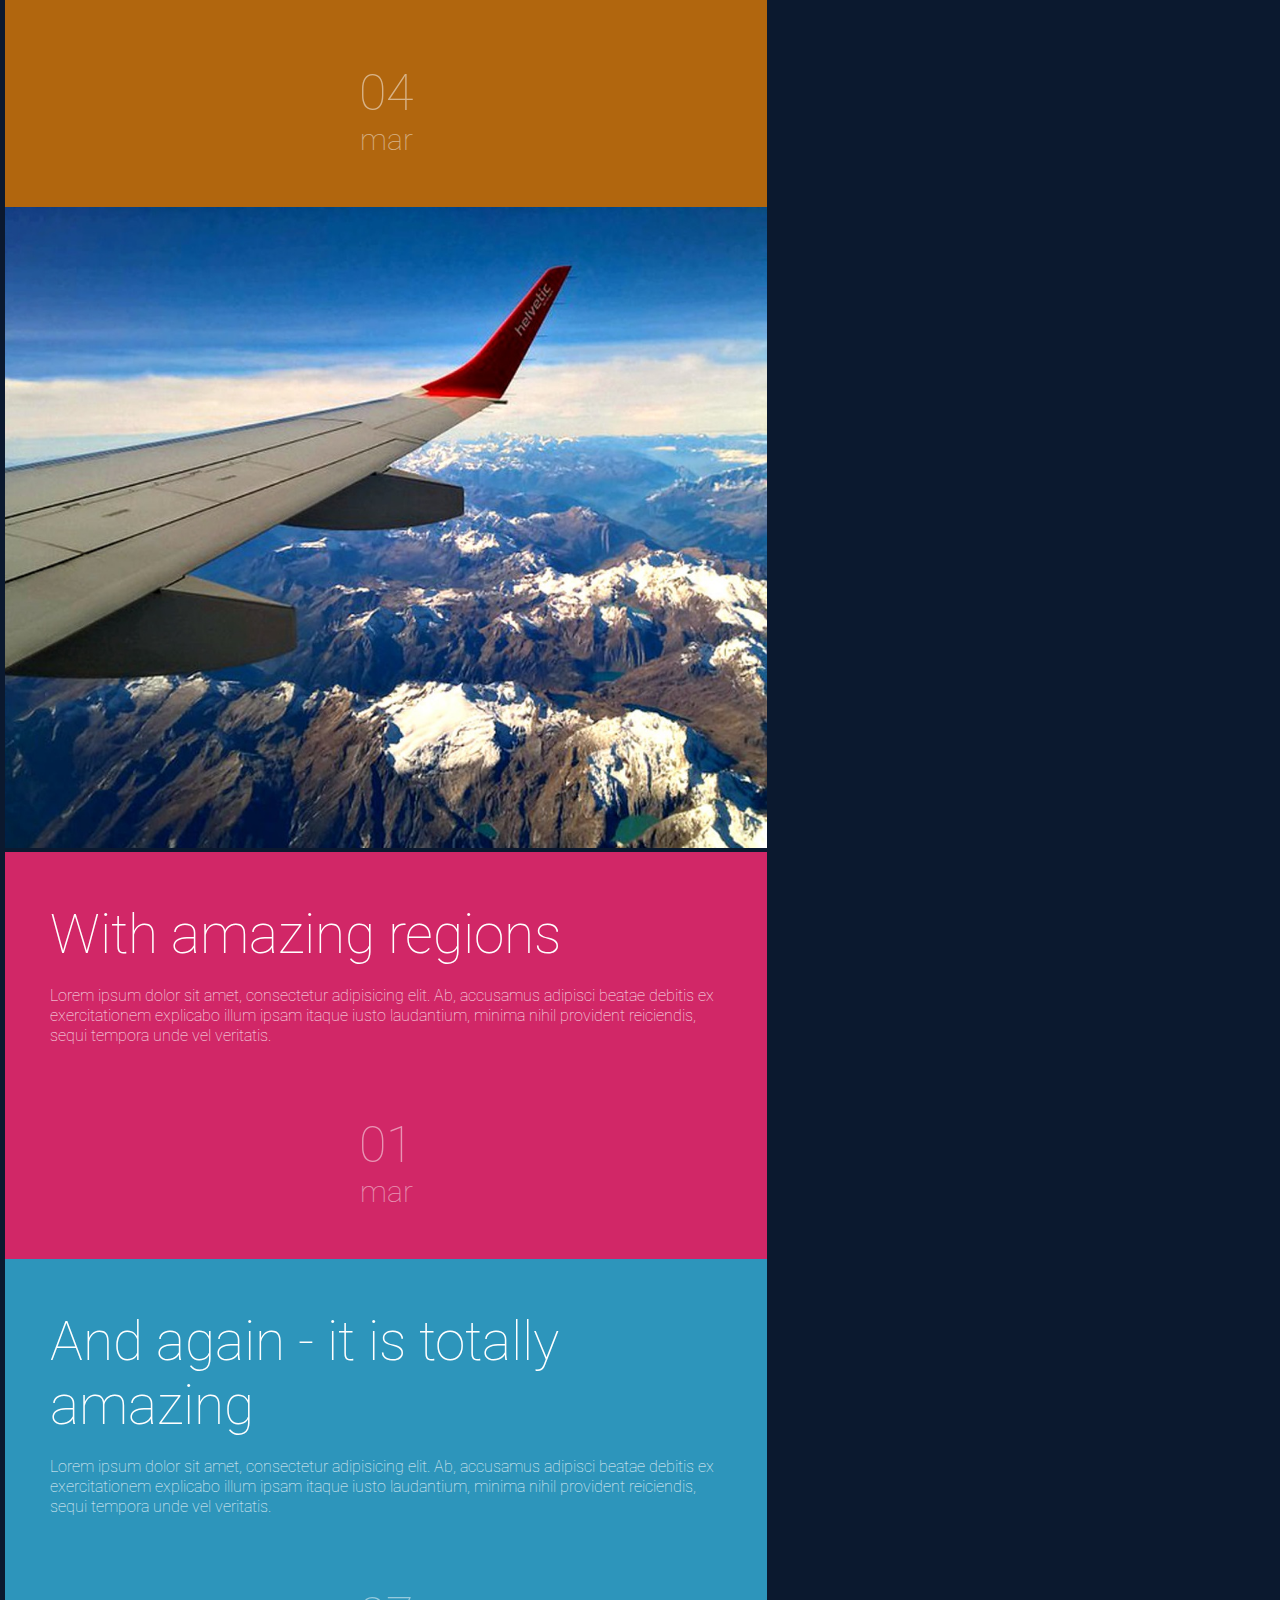
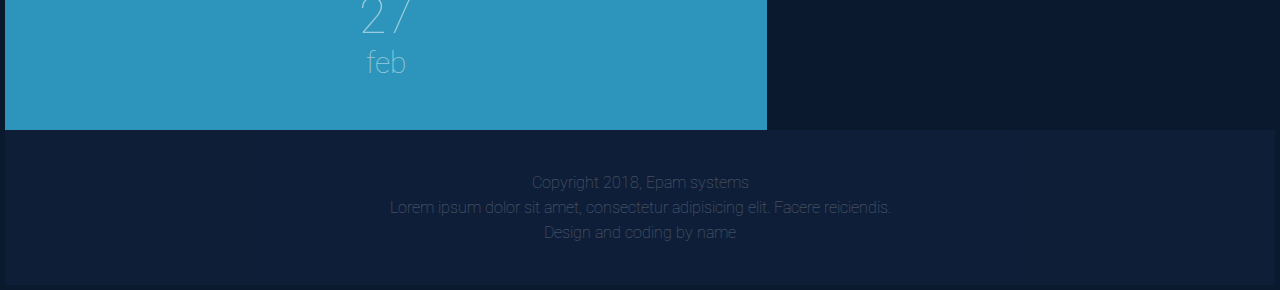
<file: FL11_HW5/homework/index.html>
<!DOCTYPE html>
<html lang="zxx">
<head>
  <meta charset="UTF-8">
  <meta name="viewport" content="width=device-width, initial-scale=1.0">
  <meta http-equiv="X-UA-Compatible" content="ie=edge">
  <link rel="stylesheet" href="css/styles.css">
  <link href='https://fonts.googleapis.com/css?family=Roboto:400,100,300,700&subset=latin,latin-ext' rel='stylesheet' type='text/css'>      
  <title>Responsive</title>
</head>
<body>

 <header class="header">
   <div class="burger">
     <div class="header_list"></div>
     <div class="header_list"></div>
     <div class="header_list"></div>
   </div>
   <div class="logo">Travel<span>Blog</span></div>
   <nav class="navigation">
     <a class="link" href="#">Blog</a>
     <a class="link" href="#">About</a>
     <a class="link" href="#">Archive</a>
     <a class="link" href="#">Contact</a>
   </nav>
 </header>

 <div class="wrapper">
   <main class="main">

     <div class="odd">
       <div class="post_img post_img1"><img src="./img/post1.jpg" alt=""></div>
       <div class="post post-1">
         <h2 class="post_header">My responsive template</h2>
         <p class="post_text">Lorem ipsum dolor sit amet, consectetur adipisicing elit. Ab, accusamus adipisci beatae debitis ex exercitationem explicabo illum ipsam itaque iusto laudantium, minima nihil provident reiciendis, sequi tempora unde vel veritatis.</p>
         <div class="post_date">
           <p class="day">07</p>
           <p class="month">mar</p>
         </div>
       </div>
     </div>

     <div class="even">
       <div class="post_img post_img2"><img src="./img/post2.jpg" alt=""></div>
       <div class="post post-2">
         <h2 class="post_header">Amazing travel blog</h2>
         <p class="post_text">Lorem ipsum dolor sit amet, consectetur adipisicing elit. Ab, accusamus adipisci beatae debitis ex exercitationem explicabo illum ipsam itaque iusto laudantium, minima nihil provident reiciendis, sequi tempora unde vel veritatis.</p>
         <div class="post_date">
           <p class="day">06</p>
           <p class="month">mar</p>
         </div>
       </div>
     </div>

     <div class="odd">
       <div class="post_img post_img3"><img src="./img/post3.jpg" alt=""></div>
       <div class="post post-3">
         <h2 class="post_header">Nice minimalist travel</h2>
         <p class="post_text">Lorem ipsum dolor sit amet, consectetur adipisicing elit. Ab, accusamus adipisci beatae debitis ex exercitationem explicabo illum ipsam itaque iusto laudantium, minima nihil provident reiciendis, sequi tempora unde vel veritatis.</p>
         <div class="post_date">
           <p class="day">04</p>
           <p class="month">mar</p>
         </div>
       </div>
     </div>

     <div class="even">
       <div class="post_img post_img4"><img src="./img/post4.jpg" alt=""></div>
       <div class="post post-4">
         <h2 class="post_header">With amazing regions</h2>
         <p class="post_text">Lorem ipsum dolor sit amet, consectetur adipisicing elit. Ab, accusamus adipisci beatae debitis ex exercitationem explicabo illum ipsam itaque iusto laudantium, minima nihil provident reiciendis, sequi tempora unde vel veritatis.</p>
         <div class="post_date">
           <p class="day">01</p>
           <p class="month">mar</p>
         </div>
       </div>
     </div>

     <div class="odd">
       <div class="post post-5">
         <h2 class="post_header">And again - it is totally amazing</h2>
         <p class="post_text">Lorem ipsum dolor sit amet, consectetur adipisicing elit. Ab, accusamus adipisci beatae debitis ex exercitationem explicabo illum ipsam itaque iusto laudantium, minima nihil provident reiciendis, sequi tempora unde vel veritatis.</p>
         <div class="post_date">
           <p class="day">27</p>
           <p class="month">feb</p>
         </div>
       </div>
     </div>

   </main>

   <aside class="aside_wrap">

     <div class="aside_item">
       <img class="aside_img" src="./img/news1.jpg" alt="">
       <div class="aside_item_content">
         <h3 class="aside_item_header">This is the first news on blog</h3>
         <p class="aside_item_text">Lorem ipsum dolor sit amet, consectetur adipisicing elit. Ad doloremque maxime saepe sit. Alias assumenda, dicta error excepturi, impedit iure laboriosam numquam pariatur quaerat sapiente sint temporibus totam vel, voluptatem.</p>
       </div>
     </div>

     <div class="aside_item">
       <img class="aside_img" src="./img/news2.jpg" alt="">
       <div class="aside_item_content">
         <h3 class="aside_item_header">Second news on thr Travel blog</h3>
         <p class="aside_item_text">Lorem ipsum dolor sit amet, consectetur adipisicing elit. Ad doloremque maxime saepe sit. Alias assumenda, dicta error excepturi, impedit iure laboriosam numquam pariatur quaerat sapiente sint temporibus totam vel, voluptatem.</p>
       </div>
     </div>
   </aside>
 </div>

<footer class="footer">
  <div class="footer_wrap">
    <div class="">
      <p>Copyright 2018, Epam systems</p>
      <p>Lorem ipsum dolor sit amet, consectetur adipisicing elit. Facere reiciendis.</p>
    </div>
    <p>Design and coding by name</p>
  </div>
</footer>

</body>
</html>
</file>
<file: FL11_HW1/homework/style.css>
html,body,div,span,applet,object,iframe,h1,h2,h3,h4,h5,h6,p,blockquote,pre,a,abbr,acronym,address,big,cite,code,del,dfn,em,font,img,ins,kbd,q,s,samp,small,strike,strong,sub,sup,tt,var,b,u,i,center,dl,dt,dd,ol,ul,li,fieldset,form,label,legend,table,caption,tbody,tfoot,thead,tr,th,td{background:transparent;border:0;margin:0;padding:0;vertical-align:baseline}body{line-height:1}h1,h2,h3,h4,h5,h6{clear:both;font-weight:normal}ol,ul{list-style:none}blockquote{quotes:none}blockquote:before,blockquote:after{content:'';content:none}del{text-decoration:line-through}table{border-collapse:collapse;border-spacing:0}a img{border:0}#container{float:left;margin:0 -240px 0 0;width:100%}#primary,#secondary{float:right;overflow:hidden;width:220px}#secondary{clear:right}#footer{clear:both;width:100%}.one-column #content{margin:0 auto;width:640px}.single-attachment #content{margin:0 auto;width:900px}body,input,textarea,.page-title span,.pingback a.url{font-family:Georgia,"Bitstream Charter",serif}h3#comments-title,h3#reply-title,#access .menu,#access div.menu ul,#cancel-comment-reply-link,.form-allowed-tags,#site-info,#site-title,#wp-calendar,.comment-meta,.comment-body tr th,.comment-body thead th,.entry-content label,.entry-content tr th,.entry-content thead th,.entry-meta,.entry-title,.entry-utility,#respond label,.navigation,.page-title,.pingback p,.reply,.widget-title,.wp-caption-text{font-family:"Helvetica Neue",Arial,Helvetica,"Nimbus Sans L",sans-serif}input[type="submit"]{font-family:"Helvetica Neue",Arial,Helvetica,"Nimbus Sans L",sans-serif}pre{font-family:"Courier 10 Pitch",Courier,monospace}code{font-family:Monaco,Consolas,"Andale Mono","DejaVu Sans Mono",monospace}#access .menu-header,div.menu,#colophon,#branding,#main,#wrapper{margin:0 auto;width:940px}#wrapper{background:#fff;margin-top:20px;padding:0 20px}#footer-widget-area{overflow:hidden}#footer-widget-area .widget-area{float:left;margin-right:20px;width:220px}#footer-widget-area #fourth{margin-right:0}#site-info{float:left;font-size:14px;font-weight:bold;width:700px}#site-generator{float:right;width:220px}body{background:#f1f1f1}body,input,textarea{color:#666;font-size:12px;line-height:18px}hr{background-color:#e7e7e7;border:0;clear:both;height:1px;margin-bottom:18px}p{margin-bottom:18px}ul{list-style:square;margin:0 0 18px 1.5em}ol{list-style:decimal;margin:0 0 18px 1.5em}ol ol{list-style:upper-alpha}ol ol ol{list-style:lower-roman}ol ol ol ol{list-style:lower-alpha}ul ul,ol ol,ul ol,ol ul{margin-bottom:0}dl{margin:0 0 24px 0}dt{font-weight:bold}dd{margin-bottom:18px}strong{font-weight:bold}cite,em,i{font-style:italic}big{font-size:131.25%}ins{background:#ffc;text-decoration:none}blockquote{font-style:italic;padding:0 3em}blockquote cite,blockquote em,blockquote i{font-style:normal}pre{background:#f7f7f7;color:#222;line-height:18px;margin-bottom:18px;overflow:auto;padding:1.5em}abbr,acronym{cursor:help}sup,sub{height:0;line-height:1;position:relative;vertical-align:baseline}sup{bottom:1ex}sub{top:.5ex}small{font-size:smaller}input{margin-bottom:10px}input[type="text"],input[type="password"],input[type="email"],input[type="url"],input[type="number"],textarea{background:#f9f9f9;border:1px solid #ccc;box-shadow:inset 1px 1px 1px rgba(0,0,0,0.1);-moz-box-shadow:inset 1px 1px 1px rgba(0,0,0,0.1);-webkit-box-shadow:inset 1px 1px 1px rgba(0,0,0,0.1);padding:2px}a:link{color:#06c}a:visited{color:#743399}a:active,a:hover{color:#ff4b33}.screen-reader-text{clip:rect(1px,1px,1px,1px);overflow:hidden;position:absolute !important;height:1px;width:1px}#header{padding:30px 0 0 0}#site-title{float:left;font-size:30px;line-height:36px;margin:0 0 18px 0;width:700px}#site-title a{color:#000;font-weight:bold;text-decoration:none}#site-description{color:#000;clear:right;float:right;font-style:italic;margin:15px 0 18px 0;opacity:.65;width:220px}#branding img{border-top:4px solid #000;border-bottom:1px solid #000;display:block;float:left}#access{background:#000;display:block;float:left;margin:0 auto;width:940px}#access .menu-header,div.menu{font-size:13px;margin-left:12px;width:928px}#access .menu-header ul,div.menu ul{list-style:none;margin:0}#access .menu-header li,div.menu li{float:left;position:relative}#access a{color:#aaa;display:block;line-height:38px;padding:0 10px;text-decoration:none}#access ul ul{box-shadow:0 3px 3px rgba(0,0,0,0.2);-moz-box-shadow:0 3px 3px rgba(0,0,0,0.2);-webkit-box-shadow:0 3px 3px rgba(0,0,0,0.2);display:none;position:absolute;top:38px;left:0;float:left;width:180px;z-index:99999}#access ul ul li{min-width:180px}#access ul ul ul{left:100%;top:0}#access ul ul a{background:#333;line-height:1em;padding:10px;width:160px;height:auto}#access li:hover>a,#access ul ul:hover>a{background:#333;color:#fff}#access ul li:hover>ul{display:block}#access ul li.current_page_item>a,#access ul li.current_page_ancestor>a,#access ul li.current-menu-ancestor>a,#access ul li.current-menu-item>a,#access ul li.current-menu-parent>a{color:#fff}* html #access ul li.current_page_item a,* html #access ul li.current_page_ancestor a,* html #access ul li.current-menu-ancestor a,* html #access ul li.current-menu-item a,* html #access ul li.current-menu-parent a,* html #access ul li a:hover{color:#fff}#main{clear:both;overflow:hidden;padding:40px 0 0 0}#content{margin-bottom:36px}#content,#content input,#content textarea{color:#333;font-size:16px;line-height:24px}#content p,#content ul,#content ol,#content dd,#content pre,#content hr{margin-bottom:24px}#content ul ul,#content ol ol,#content ul ol,#content ol ul{margin-bottom:0}#content pre,#content kbd,#content tt,#content var{font-size:15px;line-height:21px}#content code{font-size:13px}#content dt,#content th{color:#000}#content h1,#content h2,#content h3,#content h4,#content h5,#content h6{color:#000;line-height:1.5em;margin:0 0 20px 0}#content table{border:1px solid #e7e7e7;margin:0 -1px 24px 0;text-align:left;width:100%}#content tr th,#content thead th{color:#777;font-size:12px;font-weight:bold;line-height:18px;padding:9px 24px;border-right:1px solid #e7e7e7}#content tr td{border-top:1px solid #e7e7e7;padding:6px 24px;border-right:1px solid #e7e7e7}#content tr.odd td{background:#f2f7fc}.hentry{margin:0 0 48px 0}.home .sticky{background:#f2f7fc;border-top:4px solid #000;margin-left:-20px;margin-right:-20px;padding:18px 20px}.single .hentry{margin:0 0 36px 0}.page-title{color:#000;font-size:14px;font-weight:bold;margin:0 0 36px 0}.page-title span{color:#333;font-size:16px;font-style:italic;font-weight:normal}.page-title a:link,.page-title a:visited{color:#777;text-decoration:none}.page-title a:active,.page-title a:hover{color:#ff4b33}#content .entry-title{color:#000;font-size:21px;font-weight:bold;line-height:1.3em;margin-bottom:0}.entry-title a:link,.entry-title a:visited{color:#000;text-decoration:none}.entry-title a:active,.entry-title a:hover{color:#ff4b33}.entry-meta{color:#777;font-size:12px}.entry-meta abbr,.entry-utility abbr{border:0}.entry-meta abbr:hover,.entry-utility abbr:hover{border-bottom:1px dotted #666}.single-author .by-author{position:absolute !important;clip:rect(1px 1px 1px 1px);clip:rect(1px,1px,1px,1px)}.entry-content,.entry-summary{clear:both;padding:12px 0 0 0}.entry-content .more-link{white-space:nowrap}#content .entry-summary p:last-child{margin-bottom:12px}.entry-content fieldset{border:1px solid #e7e7e7;margin:0 0 24px 0;padding:24px}.entry-content fieldset legend{background:#fff;color:#000;font-weight:bold;padding:0 24px}.entry-content input{margin:0 0 24px 0}.entry-content input.file,.entry-content input.button{margin-right:24px}.entry-content label{color:#777;font-size:12px}.entry-content select{margin:0 0 24px 0}.entry-content sup,.entry-content sub{font-size:10px}.entry-content blockquote.left{float:left;margin-left:0;margin-right:24px;text-align:right;width:33%}.entry-content blockquote.right{float:right;margin-left:24px;margin-right:0;text-align:left;width:33%}.page-link{clear:both;color:#000;font-weight:bold;line-height:48px;word-spacing:.5em}.page-link a:link,.page-link a:visited{background:#f1f1f1;color:#333;font-weight:normal;padding:.5em .75em;text-decoration:none}.home .sticky .page-link a{background:#d9e8f7}.page-link a:active,.page-link a:hover{color:#ff4b33}body.page .edit-link{clear:both;display:block}#entry-author-info{background:#f2f7fc;border-top:4px solid #000;clear:both;font-size:14px;line-height:20px;margin:24px 0;overflow:hidden;padding:18px 20px}#entry-author-info #author-avatar{background:#fff;border:1px solid #e7e7e7;float:left;height:60px;margin:0 -104px 0 0;padding:11px}#entry-author-info #author-description{float:left;margin:0 0 0 104px}#entry-author-info h2{color:#000;font-size:100%;font-weight:bold;margin-bottom:0}.entry-utility{clear:both;color:#777;font-size:12px;line-height:18px}.entry-meta a,.entry-utility a{color:#777}.entry-meta a:hover,.entry-utility a:hover{color:#ff4b33}#content .video-player{padding:0}.format-standard .wp-video,.format-standard .wp-audio-shortcode,.format-audio .wp-audio-shortcode,.format-standard .video-player{margin-bottom:24px}.home #content .format-aside p,.home #content .category-asides p{font-size:14px;line-height:20px;margin-bottom:10px;margin-top:0}.format-gallery .size-thumbnail img,.category-gallery .size-thumbnail img{border:10px solid #f1f1f1;margin-bottom:0}.format-gallery .gallery-thumb,.category-gallery .gallery-thumb{float:left;margin-right:20px;margin-top:-4px}.home #content .format-gallery .entry-utility,.home #content .category-gallery .entry-utility{padding-top:4px}.attachment .entry-content .entry-caption{font-size:140%;margin-top:24px}.attachment .entry-content .nav-previous a:before{content:'\2190\00a0'}.attachment .entry-content .nav-next a:after{content:'\00a0\2192'}#content img.size-auto,#content img.size-full,#content img.size-large,#content img.size-medium,#content .entry-attachment img,#content .widget-container img{max-width:100%;height:auto}#ie8 #content img.size-auto,#ie8 #content img.size-full,#ie8 #content img.size-large,#ie8 #content img.size-medium,#ie8 #content .entry-attachment img{width:auto}.alignleft,img.alignleft{display:inline;float:left;margin-right:24px;margin-top:4px}.alignright,img.alignright{display:inline;float:right;margin-left:24px;margin-top:4px}.aligncenter,img.aligncenter{clear:both;display:block;margin-left:auto;margin-right:auto}img.alignleft,img.alignright,img.aligncenter{margin-bottom:12px}.wp-caption{background:#f1f1f1;line-height:18px;margin-bottom:20px;max-width:100%;padding:4px;text-align:center}.wp-caption img{margin:5px 5px 0;max-width:622px}.wp-caption p.wp-caption-text{color:#777;font-size:12px;margin:5px}.wp-smiley{margin:0}.gallery{margin:0 auto 18px}.gallery .gallery-item{float:left;margin-top:0;text-align:center}.gallery-columns-1 .gallery-item{width:100%}.gallery-columns-2 .gallery-item{width:50%}.gallery-columns-3 .gallery-item{width:33%}.gallery-columns-4 .gallery-item{width:25%}.gallery-columns-5 .gallery-item{width:20%}.gallery-columns-6 .gallery-item{width:16%}.gallery-columns-7 .gallery-item{width:14%}.gallery-columns-8 .gallery-item{width:12%}.gallery-columns-9 .gallery-item{width:11%}.gallery-columns-1 img{max-width:620px}.gallery-columns-2 img{max-width:288px}.gallery-columns-3 img{max-width:177px}.gallery-columns-4 img{max-width:122px}.gallery-columns-5 img{max-width:88px}.gallery-columns-6 img{max-width:66px}.gallery-columns-7 img{max-width:50px}.gallery-columns-8 img{max-width:39px}.gallery-columns-9 img{max-width:29px}.gallery-item img{height:auto}.gallery-columns-2 .attachment-medium{max-width:92%;height:auto}.gallery-columns-4 .attachment-thumbnail{max-width:84%;height:auto}.gallery .gallery-caption{color:#777;font-size:12px;margin:0 0 12px}.gallery dl{margin:0}.gallery img{border:10px solid #f1f1f1}.gallery br+br{display:none}#content .entry-attachment img{display:block;margin:0 auto}.navigation{color:#777;font-size:12px;line-height:18px;overflow:hidden}.navigation a:link,.navigation a:visited{color:#777;text-decoration:none}.navigation a:active,.navigation a:hover{color:#ff4b33}.nav-previous{float:left;width:50%}.nav-next{float:right;text-align:right;width:50%}#nav-above{margin:0 0 18px 0}#nav-above{display:none}.paged #nav-above,.single #nav-above{display:block}#nav-below{margin:-18px 0 0 0}#comments{clear:both}#comments .navigation{padding:0 0 18px 0}h3#comments-title,h3#reply-title{color:#000;font-size:20px;font-weight:bold;margin-bottom:0}h3#comments-title{padding:24px 0}.commentlist{list-style:none;margin:0}.commentlist li.comment{border-bottom:1px solid #e7e7e7;line-height:24px;margin:0 0 24px 0;padding:0 0 0 56px;position:relative}.commentlist li:last-child{border-bottom:0;margin-bottom:0}#comments .comment-body ul,#comments .comment-body ol{margin-bottom:18px}#comments .comment-body p:last-child{margin-bottom:6px}#comments .comment-body blockquote p:last-child{margin-bottom:24px}.commentlist ol{list-style:decimal}.commentlist .avatar{position:absolute;top:4px;left:0}.comment-author cite{color:#000;font-style:normal;font-weight:bold}.comment-author .says{font-style:italic}.comment-meta{font-size:12px;margin:0 0 18px 0}.comment-meta a:link,.comment-meta a:visited{color:#777;text-decoration:none}.comment-meta a:active,.comment-meta a:hover{color:#ff4b33}.commentlist .bypostauthor>div{background:#f2f7fc;border-top:4px solid #000;margin-bottom:10px;padding:10px 0 0 20px}.reply{font-size:12px;padding:0 0 24px 0}.reply a,a.comment-edit-link{color:#777}.reply a:hover,a.comment-edit-link:hover{color:#ff4b33}.commentlist .children{list-style:none;margin:0}.commentlist .children li{border:0;margin:0}.nopassword,.nocomments{display:none}#comments .pingback{border-bottom:1px solid #e7e7e7;margin-bottom:18px;padding-bottom:18px}.commentlist li.comment+li.pingback{margin-top:-6px}#comments .pingback p{color:#777;display:block;font-size:12px;line-height:18px;margin:0}#comments .pingback .url{font-size:13px;font-style:italic}input[type="submit"]{color:#333}form{text-align:right}input{width:200px}#respond{border-top:1px solid #e7e7e7;margin:24px 0;overflow:hidden;position:relative}#respond p{margin:0}#respond .comment-notes{margin-bottom:1em}.form-allowed-tags{line-height:1em}.children #respond{margin:0 48px 0 0}h3#reply-title{margin:18px 0}#comments-list #respond{margin:0 0 18px 0}#comments-list ul #respond{margin:0}#cancel-comment-reply-link{font-size:12px;font-weight:normal;line-height:18px}#respond .required{color:#ff4b33;font-weight:bold}#respond label{color:#777;font-size:12px}#respond input{margin:0 0 9px;width:98%}#respond textarea{width:98%}#respond .form-allowed-tags{color:#777;font-size:12px;line-height:18px}#respond .form-allowed-tags code{font-size:11px}#respond .form-submit{margin:12px 0}#respond .form-submit input{font-size:14px;width:auto}.widget-area ul{list-style:none;margin-left:0}.widget-area ul ul{list-style:square;margin-left:1.3em}.widget-area select{max-width:100%}.widget_search #s{width:60%}.widget_search label{display:none}.widget-container{word-wrap:break-word;-webkit-hyphens:auto;-moz-hyphens:auto;hyphens:auto;margin:0 0 18px 0}.widget-container .wp-caption img{margin:auto}.widget-container.widget_image .wp-caption{width:auto}.widget-container.widget_image .wp-caption img{margin-left:-8px}.widget-title{color:#222;font-size:14px;font-weight:bold}.widget-area a:link,.widget-area a:visited{text-decoration:none}.widget-area a:active,.widget-area a:hover{text-decoration:underline}.widget-area .entry-meta{font-size:11px}#wp_tag_cloud div{line-height:1.6em}#wp-calendar{width:100%}#wp-calendar caption{color:#222;font-size:14px;font-weight:bold;padding-bottom:4px;text-align:left}#wp-calendar thead{font-size:11px}#wp-calendar tbody{color:#aaa}#wp-calendar tbody td{background:#f5f5f5;border:1px solid #fff;padding:3px 0 2px;text-align:center}#wp-calendar tbody .pad{background:0}#wp-calendar tfoot #next{text-align:right}.widget_rss a.rsswidget{color:#000}.widget_rss a.rsswidget:hover{color:#ff4b33}.widget_rss .widget-title img{width:11px;height:11px}#main .widget-area ul{margin-left:0;padding:0 20px 0 0}#main .widget-area ul ul{border:0;margin-left:1.3em;padding:0}#main .widget-container.music-player ul{margin:0}#footer{margin-bottom:20px}#colophon{border-top:4px solid #000;margin-top:-4px;overflow:hidden;padding:18px 0}#site-info{font-weight:bold}#site-info a{color:#000;text-decoration:none}#site-generator{font-style:italic;position:relative}#site-generator a{background:url(images/wordpress.png) center left no-repeat;color:#666;display:inline-block;line-height:16px;padding-left:20px;text-decoration:none}#site-generator a:hover{text-decoration:underline}img#wpstats{display:block;margin:0 auto 10px}pre{-webkit-text-size-adjust:140%}code{-webkit-text-size-adjust:160%}#access,.entry-meta,.entry-utility,.navigation,.widget-area{-webkit-text-size-adjust:120%}#site-description{-webkit-text-size-adjust:none}@media print{body{background:none !important}#wrapper{clear:both !important;display:block !important;float:none !important;position:relative !important}#header{border-bottom:2pt solid #000;padding-bottom:18pt}#colophon{border-top:2pt solid #000}#site-title,#site-description{float:none;line-height:1.4em;margin:0;padding:0}#site-title{font-size:13pt}.entry-content{font-size:14pt;line-height:1.6em}.entry-title{font-size:21pt}#access,#branding img,#respond,.comment-edit-link,.edit-link,.navigation,.page-link,.widget-area{display:none !important}#container,#header,#footer{margin:0;width:100%}#content,.one-column #content{margin:24pt 0 0;width:100%}.wp-caption p{font-size:11pt}#site-info,#site-generator{float:none;width:auto}#colophon{width:auto}img#wpstats{display:none}#site-generator a{margin:0;padding:0}#entry-author-info{border:1px solid #e7e7e7}#main{display:inline}.home .sticky{border:0}}img{width:140px;vertical-align:middle;display:block;margin:0 auto;margin-left:calc(50% - 50px);margin-bottom:20px}nav>a{padding:10px;color:#0279c1}nav>a b:hover{color:#00527a}nav>a:visited{color:#0279c1}article{padding-left:10px}footer{margin-top:20px;padding:40px 20px;text-align:center;background:#3333}
</file>
<file: FL11_HW2/homework/css/general.css>
/* 

please don't edit this styles

*/

h2.tm-section-title {
    color: lightskyblue;
}

a:focus {
    color: #666;
    outline: 0
}

ul {
    padding: 0;
    margin: 0
}

body {
    background-color: #f5f5f5;
    color: #000;
    font-family: 'Open Sans', Helvetica, Arial, sans-serif;
    font-size: 16px;
    font-weight: 300;
    padding-top: 30px;
    overflow-x: hidden
}

section:before {
    position: absolute;
    z-index: 1
}

.box,
.tm-content-box,
.tm-main-nav {
    background-color: #fff
}

.tm-sidebar {
    z-index: 10;
    position: fixed;
    left: 0;
    right: 0;
    top: 0;
    width: 100%;
}

.tm-sidebar ul{
    margin: 0px;
    display: flex;
}

.tm-main-nav {
    font-size: 1.5em;
    text-align: center
}

.tm-nav-item {
    list-style: none;
    width: 100%;
}

.tm-nav-item-link {
    border: 1px solid transparent;
    color: #666;
    display: block;
    padding: 10px;
    width: 100%;
    -webkit-transition: all .3s ease;
    transition: all .3s ease
}

.carousel-indicators li,
.tm-banner-inner {
    border: 1px solid lightgrey
}


.tm-nav-item-link.active,
.tm-nav-item-link:hover {
    color: #666;
    text-decoration: none;
}

.tm-nav-item-link:focus {
    text-decoration: none
}

.tm-banner-text,
.tm-banner-title,
.tm-section-title {
    color: #666;
    font-weight: 300;
    margin: 0
}

.tm-section-title {
    margin-bottom: 20px
}

.tm-section-title-box {
    margin-bottom: 0
}

.tm-banner-title {
    font-size: 3.3em;
    letter-spacing: 2px;
    text-transform: uppercase
}

.tm-main-content {
    padding-top: 70px;
}

.tm-content-box {
    overflow: hidden;
    margin-bottom: 30px
}

.padding-medium {
    padding: 40px
}

.tm-banner {
    padding: 30px
}

.tm-banner-inner {
    padding: 30px 0;
    height: 100%;
    text-align: center;
    display: flex;
    -webkit-box-orient: vertical;
    -webkit-box-direction: normal;
    -webkit-flex-direction: column;
    -ms-flex-direction: column;
    flex-direction: column;
    -webkit-box-align: center;
    -webkit-align-items: center;
    -ms-flex-align: center;
    align-items: center;
    -webkit-box-pack: center;
    -webkit-justify-content: center;
    -ms-flex-pack: center;
    justify-content: center
}

.tm-banner-inner img{
    width: 120px;
}

.tm-banner-text {
    font-size: 1.4em
}

.boxes,
.tm-box-bg-title {
    display: -webkit-box;
    display: -webkit-flex;
    display: -ms-flexbox
}

/*.flex-item {*/
    /*-webkit-box-flex: 0 1 auto;*/
    /*-webkit-flex: 0 1 auto;*/
    /*-ms-flex: 0 1 auto;*/
    /*flex: 0 1 auto*/
/*}*/

.section-description {
    line-height: 1.8;
    margin-bottom: 25px
}

.section-description:last-child {
    margin-bottom: 0
}

.tm-team-description-container {
    max-width: 500px
}

.tm-team-info {
    display: flex
}

.box {
    list-style: none;
    width: 33.3333%;
    height: auto;
}

.box-bg {
    position: relative
}

.box-img {
    width: 100%;
}

.tm-box-bg-title {
    position: absolute;
    top: 0;
    right: 0;
    bottom: 0;
    left: 0;
    display: flex;
    -webkit-box-align: center;
    -webkit-align-items: center;
    -ms-flex-align: center;
    align-items: center;
    -webkit-box-pack: center;
    -webkit-justify-content: center;
    -ms-flex-pack: center;
    justify-content: center
}

.boxes {
    display: flex;
    -webkit-flex-wrap: wrap;
    -ms-flex-wrap: wrap;
    flex-wrap: wrap
}

.gallery-container a {
    cursor: -webkit-zoom-in;
    cursor: zoom-in
}

.carousel {
    position: relative;
    height: auto;
    padding: 50px 50px 80px;
    text-align: center
}

.carousel-indicators {
    bottom: 30px
}

.carousel-content {
    color: #000;
    display: -webkit-box;
    display: -webkit-flex;
    display: -ms-flexbox;
    display: flex;
    -webkit-box-align: center;
    -webkit-align-items: center;
    -ms-flex-align: center;
    align-items: center
}

.carousel-indicators .active {
    background-color: lightgrey
}

.contact-form {
    overflow: hidden
}

.form-control {
    border-radius: 0;
    font-size: 1em
}

.form-control:focus {
    border-color: lightgrey;
    box-shadow: inset 0 1px 1px rgba(0, 0, 0, .075), 0 0 8px rgba(153, 153, 153, .45)
}

.form-group {
    margin-bottom: 20px
}

.form-group-2-col-left {
    padding-left: 0;
    padding-right: 5px
}

.form-group-2-col-right {
    padding-right: 0;
    padding-left: 5px
}

.mandatory-field:after {
    position: absolute;
    top: 0;
    right: 7px
}

.carousel-inner>.carousel-item>a>img, .carousel-inner>.carousel-item>img, .img-contact-us {
    width: 100%;
}

.tm-footer {
    color: #666;
    padding-bottom: 15px
}
</file>
<file: FL11_HW2/homework/css/style.css>
@media print {

    .tm-banner {
        margin-bottom: 10px;
    }

    h2 {
        text-align: center;
        font-weight: 300;
    }

    .heading .padding-medium h2 {
        margin-bottom: 20px;
    }

    .tm-main-content {
        padding-top: 0
    }

    .tm-team-description-container {
        max-width: 100%;
        text-align: center;
    }

    h2 {
        color: lightskyblue;
    }

    h2.tm-section-title {
        text-transform: uppercase;
    }

    .tm-team-img, .img-fluid, .boxes, .tm-sidebar, .carousel-indicators  {
        display: none;
    }

    #about, #contact  {
        display: none;
    }

    .tm-content-box {
        margin-bottom: 0
    }

    .padding-medium, .carousel {
        padding-top: 0;
    }

    .carousel {
        padding-bottom: 0;
    }

    .heading ol a.text:nth-child(1) {
        color: black;
    }

    .padding-medium ol li::first-letter {
        font-size: x-large;
        color: lightskyblue;
    }

    .padding-medium ol li:nth-child(odd){
        padding-right: 200px;
    }

    .padding-medium ol li:nth-child(even){
        padding-left: 150px;
    }

    .padding-medium ol {
        text-align: center;
    }

    .padding-medium ol li {
        list-style-type: none;
    }

    .heading ol a.text::after {
        display: none;
    }

    a {
        color: black;
    }

    section:after {
        display: none;
    }

}

@media screen {

    .tm-banner-text{
        letter-spacing: 4px;
        word-spacing: 5px;
        text-shadow: 0 5px 0 lightskyblue,
        0 14px 10px rgba(0,0,0,0.15);
    }

    .tm-banner {
        background-color: #76cdd7;
    }

    .tm-banner-inner {
        background-color: white;
    }

    .tm-sidebar {
        box-shadow: 0 4px 2px -2px rgba(61, 55, 61, 0.7);
    }

    section, .tm-content-header {
        box-shadow: 0 0 10px rgba(61, 55, 61, 0.7);
    }

    section {
        position: relative;
    }

    section:after {
        content: "";
        position: absolute;
        top: 0;
        left: 0;
        width: 0;
        height: 0;
        border-top: 30px solid lightskyblue;
        border-right: 30px solid transparent;
    }

    .padding-medium ol li {
        list-style-type: upper-roman;
    }

    .heading ol a:hover{
        position: relative;
        padding-left: 9px;
        font-weight: bold;
        color: #ffb347;
        text-decoration: none;
    }

    .heading ol a:hover::before {
        content: "";
        background-color: #ffb347;
        padding-left: 3px;
        width: 4px;
        height: 100%;
        position: absolute;
        top: 50%;
        left: 0;
        transform: translateY(-50%);
    }

    .heading ol a {
        color: black;
    }

    h2 {
        color: lightskyblue;
    }

    .padding-medium h2 {
        text-align: center;
        font-weight: 300;
    }

    .tm-section-title-box:hover {
        background: lightskyblue;
        color: white;
    }

    .box-work{
        padding: 7px;
    }

    .box-work h2 {
        color: black;
    }

    .gallery-container li:nth-child(even) {
        background-color:#f5f5f5;
    }

    .gallery-container li p {
        font-style: italic;
        color: #303030;
    }

    .gallery-container li p::first-letter {
        font-size: x-large;
        color: black;
    }

    .heading ol a.text::after {
        content: 'New';
        font-size: 10px;
        color: red;
        vertical-align: super;
        font-weight: bold;
    }

    .tm-section-description:nth-child(2) {
        font-style: italic;
    }

    .tm-section-description {
        line-height: 30px;
        text-indent: 20px;
    }

    #contact .tm-section-title {
        text-align: left;
    }

    .form-control, .submit-btn {
        border: 2px solid lightskyblue;
        background-color: white;
    }

    .submit-btn {
        color: lightskyblue;
        float: right;
    }

    #contact_email, #contact_name, #contact_subject {
        border: none;
        border-bottom: 2px solid lightskyblue;
    }

    .padding-medium a {
        color: black;
    }

    .padding-medium a:visited {
        color: #ffb347;
    }

    .form-control:focus::placeholder {
        color:transparent;
    }

    .form-control:focus {
        background-color: #76cdd7;
        border: 2px solid lightskyblue;
        border-radius: 5px;
        box-shadow: none;
        color: white;
    }

    #contact_email {
        background-image: url('../img/email-icon.png') ;
        background-repeat: no-repeat;
        background-size: 30px;
        background-position: right;
    }

    #contact_email:focus, #contact_name:focus, #contact_subject:focus {
        border: 2px solid lightskyblue;
    }

    .submit-btn:hover {
        background-color: lightskyblue;
        color: white;
        border-color: lightblue;
    }

    .tm-nav-item:hover {
        background-color: gainsboro;
    }

    .tm-banner-text {
        animation-name: rotation;
        animation-duration: 5s;
        animation-iteration-count: infinite;
        animation-timing-function: linear;
    }

    @keyframes rotation {

        to {
            transform:rotateY(360deg);
        }
    }

    .flex-2-col {
        display: flex;
    }
}
</file>
<file: FL11_HW3/homework/css/style1.css>
* {
  margin: 0;
  padding: 0;
  box-sizing: border-box;
  font-family: "Source Sans Pro",sans-serif; }

body {
  width: 1920px; }
  body .header, body .section, body .footer {
    padding: 25px 195px; }
  body .header {
    width: 100%;
    background-image: url("../img/m-h-day.jpg");
    border-bottom-right-radius: 50%;
    background-repeat: no-repeat;
    background-position: right;
    background-size: cover; }
    body .header .header-wrap .landing-logo {
      margin-bottom: 50px;
      display: flex; }
      body .header .header-wrap .landing-logo img {
        margin-right: 15px;
        width: 55px;
        height: 55px; }
      body .header .header-wrap .landing-logo p {
        text-align: center; }
        body .header .header-wrap .landing-logo p span {
          display: block;
          font-size: 10px; }
    body .header .header-wrap .header_heading {
      margin-bottom: 100px;
      line-height: 85px; }
    body .header .header-wrap .header_heading::after {
      display: block;
      content: '';
      width: 340px;
      height: 27px;
      background-color: red;
      position: absolute;
      top: 134px;
      z-index: -1; }
    body .header .header-wrap .header_text {
      margin-bottom: 50px;
      white-space: pre-line; }
    body .header .header-wrap .header_heading {
      font-size: 80px;
      font-weight: bold;
      padding-right: 800px;
      font-family: "Source Sans Pro", sans-serif;
      color: #2C2F3C;
      position: relative;
      z-index: 1; }
    body .header .header-wrap .header_heading::after {
      background-color: #2aabd2; }
    body .header .header-wrap .header_text {
      color: #2C2F3C; }
    body .header .header-wrap .header_button, body .header .header-wrap .section_banner .section_banner_button, body .section_banner .header .header-wrap .section_banner_button {
      width: 175px;
      border: none;
      font-size: large;
      font-weight: bold;
      color: white;
      height: 60px;
      text-align: center;
      margin-bottom: 220px;
      border-radius: 3px; }
    body .header .header-wrap .header_button, body .header .header-wrap .section_banner .section_banner_button, body .section_banner .header .header-wrap .section_banner_button {
      background-color: #699900; }
  body .section {
    padding-top: 60px;
    position: relative; }
  body .section {
    background-color: white; }
    body .section .section_text {
      font-size: 50px;
      margin-bottom: 50px;
      text-align: center;
      position: relative;
      z-index: 1; }
    body .section .section_card_wrap {
      display: flex;
      justify-content: space-between; }
    body .section .section_card {
      padding: 20px;
      background-color: #3B3F50;
      width: 500px;
      margin-bottom: 170px; }
      body .section .section_card .section_card_img {
        width: 100%;
        margin-bottom: 20px; }
      body .section .section_card .section_card_heading {
        text-align: center;
        font-size: 30px;
        color: white;
        margin-bottom: 35px;
        position: relative;
        z-index: 1; }
      body .section .section_card .section_card_text {
        text-align: center;
        font-size: 20px;
        margin-bottom: 30px; }
    body .section .section_card_text {
      color: #B0B4B4; }
    body .section .section_card {
      background-color: #21232e; }
    body .section .section_card_heading {
      display: inline-block; }
    body .section .section_card_underline {
      width: 100%;
      background-color: #2aabd2; }
  body .section_banner {
    display: flex;
    width: 1100px;
    justify-content: center;
    margin: auto;
    position: absolute;
    background: linear-gradient(to right, #DB9F08, #97344E);
    bottom: -85px;
    right: 400px;
    padding: 45px 125px; }
    body .section_banner .section_banner_text_wrap .section_banner_heading {
      font-size: 25px;
      font-weight: bold;
      margin-bottom: 20px;
      margin-right: 250px; }
  body .section_banner {
    background: linear-gradient(to right, #649411, #2D5BC8); }
    body .section_banner .section_banner_text_wrap {
      margin: 0;
      height: 60px; }
    body .section_banner .section_banner_button {
      width: 175px;
      border: none;
      font-size: large;
      font-weight: bold;
      color: white;
      height: 60px;
      text-align: center;
      border-radius: 3px;
      margin-bottom: 0;
      background-color: #699900; }

.footer {
  background-color: #21232e;
  padding-top: 100px;
  color: #B0B4B4; }
  .footer .footer-wrap {
    display: flex;
    justify-content: space-between; }
    .footer .footer-wrap .footer_text {
      width: 300px; }
    .footer .footer-wrap .footer-cr {
      padding-top: 30px; }
  .footer .landing-logo {
    margin-bottom: 50px;
    display: flex; }
    .footer .landing-logo img {
      margin-right: 15px;
      width: 55px;
      height: 55px; }
    .footer .landing-logo p {
      text-align: center; }
      .footer .landing-logo p span {
        display: block;
        font-size: 10px; }
  .footer .footer-wrap {
    padding-top: 100px; }

/*# sourceMappingURL=style1.css.map */
</file>
<file: FL11_HW3/homework/css/style2.css>
* {
  margin: 0;
  padding: 0;
  box-sizing: border-box;
  font-family: "Source Sans Pro",sans-serif; }

body {
  width: 1920px;
  color: white;
  background-color: #21232E; }
  body .header, body .section, body .footer {
    padding: 25px 195px; }
  body .header {
    color: white;
    background-image: url("../img/m-h-night.jpg");
    border-bottom-right-radius: 50%;
    background-repeat: no-repeat;
    background-position: right;
    background-size: cover; }
    body .header .landing-logo {
      margin-bottom: 50px;
      display: flex; }
      body .header .landing-logo img {
        margin-right: 15px;
        width: 55px;
        height: 55px; }
      body .header .landing-logo p {
        text-align: center; }
        body .header .landing-logo p span {
          display: block;
          font-size: 10px; }
    body .header .header_heading {
      font-size: 80px;
      font-weight: bold;
      padding-right: 800px;
      font-family: "Hind", sans-serif;
      position: relative;
      z-index: 1; }
    body .header .header_heading::after {
      background-color: red; }
    body .header .header_heading {
      margin-bottom: 100px;
      line-height: 85px; }
    body .header .header_heading::after {
      display: block;
      content: '';
      width: 340px;
      height: 27px;
      background-color: red;
      position: absolute;
      top: 134px;
      z-index: -1; }
    body .header .header_text {
      margin-bottom: 50px;
      white-space: pre-line; }
    body .header .header_text {
      font-family: 'Hind', sans-serif; }
    body .header .header_button, body .header .section .section_banner_button, body .section .header .section_banner_button {
      width: 175px;
      border: none;
      font-size: large;
      font-weight: bold;
      color: white;
      height: 60px;
      text-align: center;
      margin-bottom: 220px;
      border-radius: 3px; }
    body .header .header_button, body .header .section .section_banner_button, body .section .header .section_banner_button {
      background-color: #E3AC00; }
  body .section {
    padding-top: 60px;
    position: relative; }
  body .section .section_text {
    font-size: 50px;
    margin-bottom: 50px;
    text-align: center;
    position: relative;
    z-index: 1; }
  body .section .section_card_wrap {
    display: flex;
    justify-content: space-between; }
  body .section .section_card {
    padding: 20px;
    background-color: #3B3F50;
    width: 500px;
    margin-bottom: 170px; }
    body .section .section_card .section_card_img {
      width: 100%;
      margin-bottom: 20px; }
    body .section .section_card .section_card_heading {
      text-align: center;
      font-size: 30px;
      color: white;
      margin-bottom: 35px;
      position: relative;
      z-index: 1; }
    body .section .section_card .section_card_text {
      text-align: center;
      font-size: 20px;
      margin-bottom: 30px; }
  body .section .section_card_text {
    color: #D1D1D1; }
  body .section .section_card {
    background-color: #3B3F50; }
  body .section .section_card_heading::after {
    background-color: red; }
  body .section .section_text::after {
    display: block;
    content: '';
    width: 220px;
    height: 27px;
    background-color: red;
    position: absolute;
    top: 34px;
    right: 530px;
    z-index: -1; }
  body .section .section_banner {
    display: flex;
    width: 1100px;
    justify-content: center;
    margin: auto;
    position: absolute;
    background: linear-gradient(to right, #DB9F08, #97344E);
    bottom: -85px;
    right: 400px;
    padding: 45px 125px; }
    body .section .section_banner .section_banner_text_wrap .section_banner_heading {
      font-size: 25px;
      font-weight: bold;
      margin-bottom: 20px;
      margin-right: 250px; }
  body .section .header_button, body .section .section_banner_button {
    width: 175px;
    border: none;
    font-size: large;
    font-weight: bold;
    color: white;
    height: 60px;
    text-align: center;
    margin-bottom: 220px;
    border-radius: 3px; }
  body .section .section_banner_button {
    margin-bottom: 0;
    background-color: #E3AC00; }
  body .footer {
    background-color: #3B3F50;
    padding-top: 100px; }
    body .footer .footer-wrap {
      display: flex;
      justify-content: space-between; }
      body .footer .footer-wrap .footer_text {
        width: 300px; }
      body .footer .footer-wrap .footer-cr {
        padding-top: 30px; }
    body .footer .landing-logo {
      margin-bottom: 50px;
      display: flex; }
      body .footer .landing-logo img {
        margin-right: 15px;
        width: 55px;
        height: 55px; }
      body .footer .landing-logo p {
        text-align: center; }
        body .footer .landing-logo p span {
          display: block;
          font-size: 10px; }
</file>
<file: FL11_HW4/homework/css/style.css>
* {
    margin: 0;
    padding: 0;
    box-sizing: border-box;
    font-family: 'Open Sans', sans-serif ;
}
body {
    min-width: 900px;
    max-width: 900px;
}

.wrap_indent {
    padding: 20px;
}
.header {
    color: #FFFFFF;
}

.header_wrap {
    width: 100%;
    background-image: url("../img/sample2.jpg");
    background-repeat: no-repeat;
    background-size: cover;
    background-position: 50% 50%;
    background-color: #000000 ;
}

.flex_header {
    display: flex;
    justify-content: space-between;
    margin-bottom: 200px;
}

.logo {
    letter-spacing: 4px;
}

.auth {
    display: flex;
}

.auth button {
    border: none;
    background: none;
    color: #FFFFFF;
    margin-right: 40px;
    font-size: 15px;
}

.auth button:last-child {
    margin-right: 0;
}

.header_heading {
    letter-spacing: 7px;
    font-size: 50px;
    text-align: center;
}

.header_heading span {
    font-size: 100px;
}

.header_heading_text {
    text-align: center;
    margin-bottom: 300px;
}
.navigation {
    padding-left: 150px;
    padding-right: 150px;
    display: flex;
    justify-content: space-between;
}
.navigation a {
    color: #FFFFFF;
    text-decoration: none;
    border: 2px solid #FFFFFF;
    padding: 10px 40px;
}

.header_text {
    position: relative;
    z-index: 1;
    background-color: #F3F3F3;
    font-size: 12px;
    overflow: hidden;
}

.header_text_right {
    text-align: right;
}
.header_text_right .header_text_right_text {
    text-align: left;
    display: inline-block;
    width: 50%;
}

.header_text::after {
    content: "";
    position: absolute;
    top: 0;
    left: 0;
    width: 100%;
    height: 100%;
    z-index: -1;
    background: linear-gradient(to left bottom, #000000  50%, transparent 50%);
}

.header_text_left {
    height: 100px;
    text-align: left;
}

.header_text_left .header_text_left_text {
    text-align: left;
    display: inline-block;
    width: 50%;
    color: black;
}
.header_text_right {
    padding-bottom: 50px;
}

.section {
    background-color: #F3F3F3;
}

.section_wrap, .cards {
    display: flex;
    justify-content: space-between;
    flex-wrap: wrap;
}

.section_header {
    text-align: center;
    font-size: 20px;
    margin-bottom: 40px;
}

.section_header span {
    font-weight: bold;
}

.sample {
    width: 50%;
    position: relative;
}

.btn_text {

    width: 100%;
    height: 100%;
    display: block;
}

.sample button, .card_item button {
    position: absolute;
    top: 20px;
    right: 20px;
    border: 2px solid #FFFFFF;
    color: white;
    padding: 5px;
    background-color: rgba(0, 0, 0, 0.5) ;
}

.sample .sample_date, .card_item .card_date {
    position: absolute;
    bottom: 20px;
    left: 20px;
    color: #FFFFFF;
}
.sample1 {
    background-image: url("../img/sample-1.jpg");
    background-repeat: no-repeat;
    background-size: cover;
}

.sample2 {
    background-image: url("../img/sample-2.jpg");
    background-repeat: no-repeat;
    background-size: cover;
}

.section_text {
    padding-top: 30px;
    width: 50%;
}
.section_text p {
    margin-bottom: 20px;
}

.right {
    padding-left: 80px;
}
.left {
    padding-right: 80px;
}

.cards_wrap {
    background-color: white;
}

.cards {
    padding: 30px;
}

.card_item {
    width: 22%;
    height: 250px;
    position: relative;
}

.background1 {
    background-image: url("../img/news-list-1.jpg");
    background-repeat: no-repeat;
    background-position: center center;
    background-size: cover;
}
.background2 {
    background-image: url("../img/news-list-2.jpg");
    background-repeat: no-repeat;
    background-position: center center;
    background-size: cover;
}
.background3 {
    background-image: url("../img/news-list-3.jpg");
    background-repeat: no-repeat;
    background-position: center center;
    background-size: cover;
}
.background4 {
    background-image: url("../img/news-list-4.jpg");
    background-repeat: no-repeat;
    background-position: center center;
    background-size: cover;
}

.card_name {
    margin:auto; width:80%;
    position: absolute;
    left: 10%;
    top: 50%;
    text-align: center;
    background:rgba(9, 119, 116, 0.8);
    color: white;
    font-weight: bold;
    padding: 5px;
}
.card_date {
    font-size: 10px;
}

.btn_wrap {
    text-align: center;
}
.load_news_btn {
    background-color: #097774;
    color: #FFFFFF;
    padding: 10px 80px;
}

.pre_footer {
    background-color: #F3F3F3;
    padding: 50px 20px;
}
.pre_footer_text {
    font-size: 10px;
    margin-bottom: 30px;
}

.subscribe {
    display: flex;
    justify-content: flex-end;
}

.subscribe p {
    font-size: 20px;
    margin-right: 30px;

}
.subscribe p span {
    font-weight: bold;
}

.subscribe input {
    padding: 10px;
    border: 1px solid #000000;
    background: none;
    margin-right: 20px;
}

.subscribe button {
    background-color: #097774;
    color: #FFFFFF;
    padding: 0 10px;
    font-weight: bold;
}

.footer {
    display: flex;
    justify-content: space-between;
    padding: 10px 0;
}

.footer_nav a {
    margin-right: 10px;
    text-decoration: none;
    color: #000000;
}

.footer p {
    color: #9E9E9E;
}

.footer_nav a:last-child{
    margin-right: 0;
}

.text_wrap {
    font-size: 10px;
}
</file>
<file: FL11_HW5/homework/css/styles.css>
* {
    margin: 0;
    padding: 0;
    box-sizing: border-box;
}

body {
    min-width: 480px;
    font-family: Roboto, sans-serif;
    font-weight: 100;
    background-color: #0b192f;
}
.post-1 {
	background: #B71757;
}
.post-2 {
	background: #0D7E71;
}
.post-3 {
	background: #b1660e;
}
.post-4 {
	background: #d12767;
}
.post-5 {
	background: #2d95bb;
}
@media screen and (min-width: 480px){
    body {
        padding: 5px;
    }

    .header, .wrapper, .footer {
        min-width: 480px;
    }
    .header {
        padding-top: 20px;
        background-color: #162b4d;
        margin-bottom: 15px;
    }

    .burger {
        margin-left: 50%;
        margin-bottom: 75px;
    }

    .navigation {
        display: none;
    }

    .header_list {
        width: 20px;
        height: 1px;
        background-color: #b8b8b8;
        margin: 4px 0;
    }

    .logo {
        text-align: center;
        color: #fff;
        padding-bottom: 75px;
        font-size: 40px;
    }

    .logo span {
        color: #d12767;
    }

    .main {
        color: #fff;
    }

    .post_img {
        width: 100%;
    }

    .post_img img {
        width: 100%;
    }

    .post_header {
        font-weight: 100;
        font-size: 55px;
        margin-bottom: 20px;
    }

    .post, .aside_item_content {
        padding: 50px 45px;
    }

    .post_text, .aside_item_text {
        line-height: 20px;
        opacity: 0.9;
    }
    .post_text {
        margin-bottom: 70px;
    }

    .post_date{
        text-align: center;
    }

    .day {
        font-size: 50px;
        opacity: 0.5;
    }

    .month {
        font-size: 30px;
        opacity: 0.5;
    }

    .aside_img {
        width: 100%;
    }

    .aside_item {
        background-color: #fff;
        margin-bottom: 25px;
    }

    .aside_item_header{
        font-weight: 100;
        font-size: 30px;
        margin-bottom: 20px;
    }

    .footer {
        background-color: #162b4d;
        opacity: 0.3;
        color: #fff;
        text-align: center;
        padding: 40px 60px;
        line-height: 25px;
    }

}

@media screen and (min-width: 768px) {
    .wrapper {
        display: flex;
    }

    .main {
        width: 60%;
        margin-right: 2%;
    }
    .aside_wrap {
        width: 38%;
    }
}

@media screen and (min-width: 1400px) {

    .header, .wrapper, .footer {
        max-width: 1400px;
        margin: auto;
    }

    .header {
        display: flex;
        align-items:center;
        justify-content: space-between;
        max-width: 1400px;
        padding-top: 0;
        margin-bottom: 1%;
        padding-left: 20px;
        padding-right: 20px;
    }
    .burger {
        display: none;
    }

    .logo {
        padding-bottom: 0;
    }

    .navigation {
        display: flex;
        align-items:center;
    }

    .navigation .link {
        font-size: 25px;
        text-decoration: none;
        color: #fff;
        display: flex;
        justify-content: center;
        align-items: center;
        padding: 0 30px;
        height: 100px;
        text-align: center;
    }
    .navigation .link:hover {
        background-color: #b8b8b8;
        opacity: 0.6;
    }

    .post, .post_img{
        width: 50%;
    }

    .main {
        width: 70%;
        margin-right: 2%;
    }
    .aside_wrap {
        width: 28%;
    }

    .main :nth-of-type(even){
        flex-direction: row-reverse;
    }

    .odd :nth-of-type(even){
        padding-right: 130px;
        text-align: left;
    }

    .even :nth-of-type(even){
        text-align: right;
    }

    .odd, .even {
        display: flex;
    }

    .post {
        position: relative;
    }
    .post-5 {
        width: 100%;
    }

    .odd .post_date {
        position: absolute;
        top: 10px;
        right: 5px;
    }

    .even .post_date{
        position: absolute;
        top: 10px;
        left: 5px;
    }

    .post_text {
        margin-bottom: 0;
    }

    .post_img img {
        height: 100%;
    }

    .post_date {
        width: 55px;
    }

    .post_img {
        position: relative;
    }

    .post_img::after{
        content: "";
        position: absolute;
        top: 0;
        left: 0;
        width: 100%;
        height: 100%;
        display: none;
        opacity: 0.6;
        cursor: pointer;
    }

    .post_img1:hover::after {
        display: block;
        background: #B71757;
    }
    .post_img2:hover::after {
        display: block;
        background: #0D7E71;
    }
    .post_img3:hover::after {
        display: block;
        background: #b1660e;
    }
    .post_img4:hover::after {
        display: block;
        background: #d12767;
    }
    .post-1:hover{
        cursor: pointer;
        background-color: #B71757;
        opacity: 0.6;
    }
    .post-2:hover{
        cursor: pointer;
        background-color: #0D7E71;
        opacity: 0.6;
    }
    .post-3:hover{
        cursor: pointer;
        background-color: #b1660e;
        opacity: 0.6;
    }
    .post-4:hover{
        cursor: pointer;
        background-color: #d12767;
        opacity: 0.6;
    }
    .post-5:hover{
        cursor: pointer;
        background-color: #2d95bb;
        opacity: 0.6;
    }

    .wrapper {
        margin-bottom: 1%;
    }

    .footer {
        margin-bottom: 2px;
    }
}
</file>
